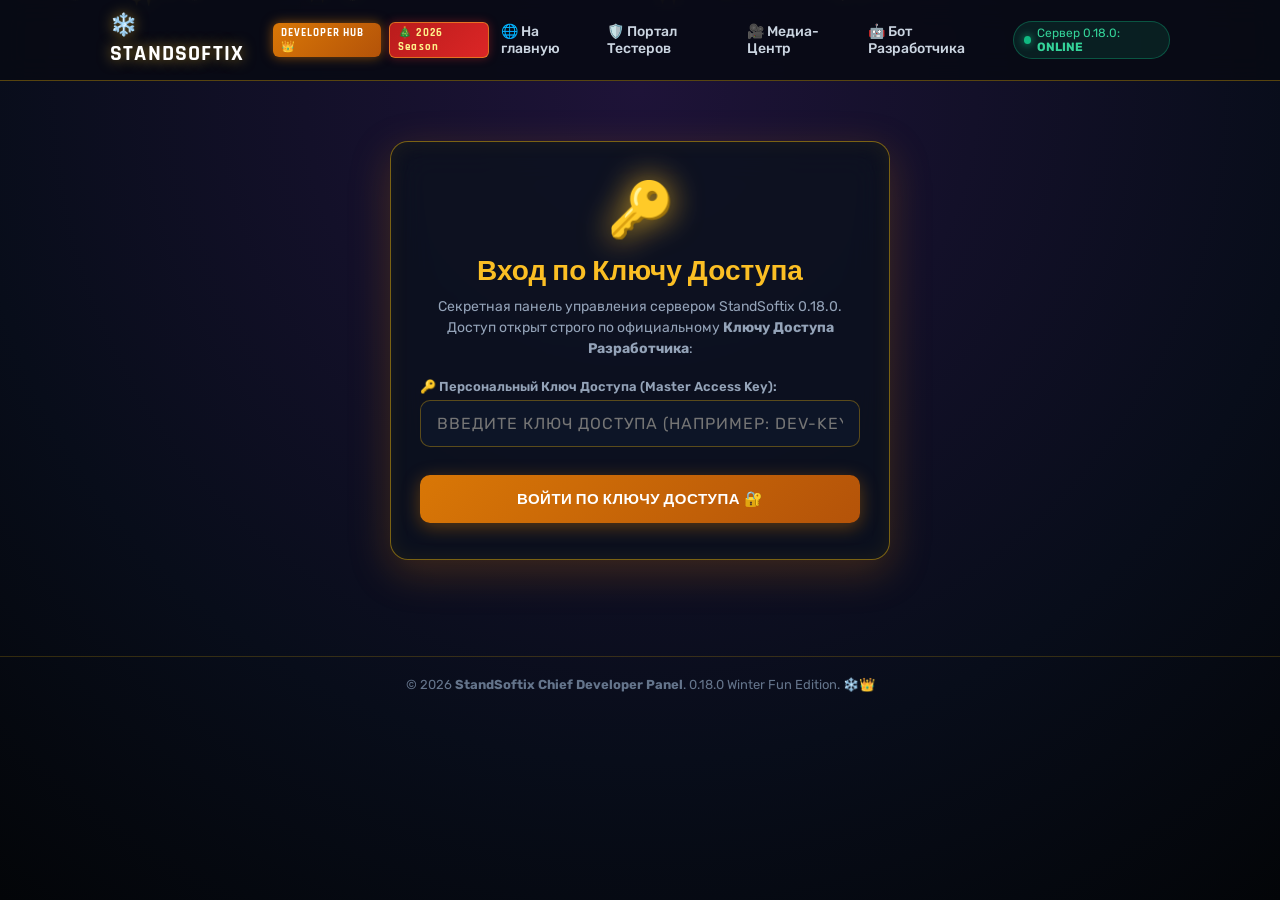
<file: developer.html>
<!DOCTYPE html>
<html lang="ru">
<head>
    <meta charset="UTF-8">
    <meta name="viewport" content="width=device-width, initial-scale=1.0, maximum-scale=1.0, user-scalable=no">
    <title>StandSoftix 0.18.0 — Секретная Панель Главного Разработчика 👑❄️</title>
    <link rel="stylesheet" href="style.css">
    <link rel="preconnect" href="https://fonts.googleapis.com">
    <link rel="preconnect" href="https://fonts.gstatic.com" crossorigin>
    <link href="https://fonts.googleapis.com/css2?family=Rajdhani:wght@500;600;700;800&family=Rubik:wght@400;500;600;700&display=swap" rel="stylesheet">
    <style>
        :root {
            --frost-bg: rgba(12, 18, 30, 0.82);
            --frost-border: rgba(234, 179, 8, 0.4);
            --festive-gold: #fbbf24;
            --festive-cyan: #38bdf8;
            --festive-purple: #a855f7;
        }

        body {
            background: radial-gradient(circle at 50% 10%, #1e1338 0%, #080d1a 65%, #030508 100%);
            min-height: 100vh;
            color: #f1f5f9;
            font-family: 'Rubik', sans-serif;
            margin: 0;
            padding: 0;
            overflow-x: hidden;
            position: relative;
        }

        /* Анимированные новогодние снежинки */
        .snowflakes-container {
            position: fixed;
            top: 0;
            left: 0;
            width: 100%;
            height: 100%;
            pointer-events: none;
            z-index: 10;
            overflow: hidden;
        }
        .snowflake {
            position: absolute;
            top: -20px;
            color: #fef08a;
            user-select: none;
            animation: fall linear infinite;
            filter: drop-shadow(0 0 6px rgba(251, 191, 36, 0.8));
        }
        @keyframes fall {
            0% { transform: translateY(0) rotate(0deg); opacity: 1; }
            100% { transform: translateY(105vh) rotate(360deg); opacity: 0.2; }
        }

        /* Шапка */
        .header {
            background: rgba(8, 11, 20, 0.9);
            backdrop-filter: blur(14px);
            border-bottom: 1px solid rgba(234, 179, 8, 0.35);
            position: sticky;
            top: 0;
            z-index: 100;
        }
        .header-container {
            max-width: 1100px;
            margin: 0 auto;
            padding: 12px 20px;
            display: flex;
            align-items: center;
            justify-content: space-between;
            gap: 12px;
        }
        .logo {
            display: flex;
            align-items: center;
            gap: 8px;
            text-decoration: none;
            color: #fff;
            font-family: 'Rajdhani', sans-serif;
            font-weight: 800;
            font-size: 22px;
            letter-spacing: 1.2px;
        }
        .logo-title {
            color: #fff;
            text-shadow: 0 0 14px rgba(251, 191, 36, 0.6);
            font-weight: 800;
        }
        .dev-tag {
            background: linear-gradient(135deg, #d97706 0%, #b45309 100%);
            color: #fff;
            font-size: 11px;
            font-weight: 800;
            padding: 3px 8px;
            border-radius: 6px;
            box-shadow: 0 0 12px rgba(217, 119, 6, 0.6);
            letter-spacing: 1px;
        }
        .ny-badge {
            background: linear-gradient(135deg, #b91c1c 0%, #dc2626 100%);
            color: #fef08a;
            font-size: 11px;
            font-weight: 700;
            padding: 3px 8px;
            border-radius: 6px;
            border: 1px solid rgba(251, 191, 36, 0.5);
            box-shadow: 0 0 10px rgba(220, 38, 38, 0.4);
            display: inline-flex;
            align-items: center;
            gap: 4px;
        }

        .nav-links {
            display: flex;
            align-items: center;
            gap: 14px;
        }
        .nav-links a {
            color: #cbd5e1;
            text-decoration: none;
            font-size: 14px;
            font-weight: 500;
            transition: all 0.2s ease;
        }
        .nav-links a:hover {
            color: var(--festive-gold);
            text-shadow: 0 0 8px rgba(251, 191, 36, 0.6);
        }

        .server-status {
            display: flex;
            align-items: center;
            gap: 6px;
            font-size: 12px;
            background: rgba(16, 185, 129, 0.12);
            border: 1px solid rgba(16, 185, 129, 0.35);
            padding: 4px 10px;
            border-radius: 20px;
            color: #34d399;
        }
        .status-dot {
            width: 8px;
            height: 8px;
            background: #10b981;
            border-radius: 50%;
            box-shadow: 0 0 8px #10b981;
            animation: pulse-dot 1.5s infinite;
        }
        @keyframes pulse-dot {
            0%, 100% { opacity: 1; transform: scale(1); }
            50% { opacity: 0.5; transform: scale(1.15); }
        }

        /* Контейнер */
        .main-content {
            max-width: 980px;
            margin: 0 auto;
            padding: 24px 16px 60px;
            position: relative;
            z-index: 20;
        }

        /* Стеклянные карточки */
        .glass-panel {
            background: var(--frost-bg);
            backdrop-filter: blur(18px);
            -webkit-backdrop-filter: blur(18px);
            border: 1px solid var(--frost-border);
            border-radius: 18px;
            box-shadow: 0 10px 30px rgba(0, 0, 0, 0.4), inset 0 1px 0 rgba(255, 255, 255, 0.1);
        }

        /* Карточка авторизации */
        .auth-card {
            max-width: 500px;
            margin: 36px auto;
            padding: 36px 28px;
            text-align: center;
            border: 1px solid rgba(234, 179, 8, 0.5);
            box-shadow: 0 12px 40px rgba(217, 119, 6, 0.25), inset 0 0 20px rgba(234, 179, 8, 0.08);
        }
        .auth-icon {
            font-size: 54px;
            margin-bottom: 12px;
            filter: drop-shadow(0 0 16px rgba(251, 191, 36, 0.7));
            animation: float-icon 3s ease-in-out infinite;
        }
        @keyframes float-icon {
            0%, 100% { transform: translateY(0); }
            50% { transform: translateY(-6px); }
        }

        /* Поля ввода и кнопки */
        .input-group {
            text-align: left;
            margin-bottom: 14px;
        }
        .input-group label {
            display: block;
            font-size: 13px;
            font-weight: 600;
            color: #94a3b8;
            margin-bottom: 6px;
        }
        .input-field {
            width: 100%;
            background: rgba(15, 23, 42, 0.85);
            border: 1px solid rgba(234, 179, 8, 0.35);
            border-radius: 10px;
            padding: 13px 16px;
            color: #fff;
            font-size: 16px;
            font-family: inherit;
            outline: none;
            transition: all 0.25s ease;
            box-sizing: border-box;
        }
        .input-field:focus {
            border-color: var(--festive-gold);
            box-shadow: 0 0 15px rgba(251, 191, 36, 0.4);
            background: rgba(15, 23, 42, 0.98);
        }
        .select-field optgroup {
            background: #0f172a;
            color: #fbbf24;
            font-weight: 700;
        }
        .select-field option {
            background: #1e293b;
            color: #fff;
        }

        .btn {
            display: inline-flex;
            align-items: center;
            justify-content: center;
            gap: 8px;
            border-radius: 10px;
            font-family: 'Rajdhani', sans-serif;
            font-weight: 700;
            text-transform: uppercase;
            letter-spacing: 0.5px;
            cursor: pointer;
            border: none;
            text-decoration: none;
            transition: all 0.25s ease;
            min-height: 48px;
            padding: 12px 20px;
            font-size: 15px;
            box-sizing: border-box;
        }
        .btn-gold {
            background: linear-gradient(135deg, #d97706 0%, #b45309 100%);
            color: #fff;
            box-shadow: 0 4px 18px rgba(217, 119, 6, 0.4);
        }
        .btn-gold:hover {
            background: linear-gradient(135deg, #f59e0b 0%, #d97706 100%);
            box-shadow: 0 6px 24px rgba(245, 158, 11, 0.6);
            transform: translateY(-2px);
        }
        .btn-blue {
            background: linear-gradient(135deg, #0284c7 0%, #0369a1 100%);
            color: #fff;
            box-shadow: 0 4px 18px rgba(2, 132, 199, 0.4);
        }
        .btn-blue:hover {
            background: linear-gradient(135deg, #0ea5e9 0%, #0284c7 100%);
            box-shadow: 0 6px 24px rgba(14, 165, 233, 0.6);
            transform: translateY(-2px);
        }
        .btn-purple {
            background: linear-gradient(135deg, #7c3aed 0%, #6d28d9 100%);
            color: #fff;
            box-shadow: 0 4px 18px rgba(124, 58, 237, 0.4);
        }
        .btn-purple:hover {
            background: linear-gradient(135deg, #8b5cf6 0%, #7c3aed 100%);
            box-shadow: 0 6px 24px rgba(139, 92, 246, 0.6);
            transform: translateY(-2px);
        }
        .btn-ultimate {
            background: linear-gradient(135deg, #d97706 0%, #9333ea 50%, #2563eb 100%);
            background-size: 200% 200%;
            animation: gradient-glow 4s ease infinite;
            color: #fff;
            font-size: 17px;
            font-weight: 800;
            padding: 16px 24px;
            border-radius: 12px;
            border: 1px solid rgba(251, 191, 36, 0.6);
            box-shadow: 0 6px 30px rgba(217, 119, 6, 0.5), inset 0 0 15px rgba(255, 255, 255, 0.2);
        }
        @keyframes gradient-glow {
            0% { background-position: 0% 50%; }
            50% { background-position: 100% 50%; }
            100% { background-position: 0% 50%; }
        }
        .btn-ultimate:hover {
            transform: translateY(-3px) scale(1.02);
            box-shadow: 0 10px 40px rgba(217, 119, 6, 0.7);
        }

        .result-box {
            background: rgba(15, 23, 42, 0.9);
            border: 1px solid rgba(234, 179, 8, 0.4);
            border-radius: 10px;
            padding: 14px 18px;
            margin-top: 14px;
            font-size: 14px;
            color: #e2e8f0;
            word-break: break-word;
        }
        .result-error {
            border-color: #ef4444;
            background: rgba(239, 68, 68, 0.15);
            color: #fca5a5;
        }
        .result-success {
            border-color: #10b981;
            background: rgba(16, 185, 129, 0.15);
            color: #a7f3d0;
        }

        .user-badge-header {
            display: flex;
            align-items: center;
            justify-content: space-between;
            background: linear-gradient(135deg, rgba(217, 119, 6, 0.22) 0%, rgba(15, 23, 42, 0.85) 100%);
            border: 1px solid rgba(234, 179, 8, 0.4);
            border-radius: 14px;
            padding: 16px 22px;
            margin-bottom: 24px;
            flex-wrap: wrap;
            gap: 12px;
        }

        .promo-display {
            font-family: 'Rajdhani', sans-serif;
            font-size: 24px;
            font-weight: 800;
            letter-spacing: 2px;
            color: #fef08a;
            background: rgba(0, 0, 0, 0.55);
            padding: 10px 16px;
            border-radius: 8px;
            display: inline-block;
            margin: 8px 0;
            border: 1px dashed rgba(251, 191, 36, 0.6);
            cursor: pointer;
            box-shadow: 0 0 15px rgba(217, 119, 6, 0.25);
        }

        .unlimited-badge {
            background: rgba(16, 185, 129, 0.15);
            color: #34d399;
            border: 1px solid rgba(16, 185, 129, 0.4);
            font-size: 12px;
            padding: 3px 8px;
            border-radius: 6px;
            font-weight: 700;
            display: inline-flex;
            align-items: center;
            gap: 4px;
        }

        .hidden { display: none !important; }

        /* Адаптивность */
        @media (max-width: 900px) {
            .header-container {
                flex-direction: column;
                gap: 10px;
                padding: 10px 14px;
            }
            .nav-links {
                flex-wrap: wrap;
                justify-content: center;
                gap: 10px;
            }
            .main-content {
                padding: 16px 12px 40px;
            }
            .auth-card {
                padding: 24px 18px;
                margin: 20px auto;
            }
        }

        @media (max-width: 600px) {
            .logo { font-size: 19px; }
            .auth-card {
                width: 100%;
                padding: 22px 14px;
                margin: 16px auto;
            }
            .auth-icon { font-size: 42px; margin-bottom: 8px; }
            h2 { font-size: 22px !important; }
            h3 { font-size: 18px !important; }
            .btn {
                width: 100% !important;
                min-height: 48px !important;
                font-size: 14px !important;
            }
            .user-badge-header {
                flex-direction: column;
                align-items: flex-start;
                padding: 14px;
            }
            .user-badge-header > div:last-child {
                width: 100%;
                display: flex;
                flex-direction: column;
                gap: 8px;
            }
            .promo-display {
                font-size: 18px;
                letter-spacing: 1px;
                width: 100%;
                box-sizing: border-box;
                text-align: center;
            }
        }
    </style>
</head>
<body>
    <div class="snowflakes-container" id="snowflakes"></div>

    <!-- Шапка сайта (STANDSOFTIX слитно) -->
    <header class="header">
        <div class="header-container">
            <a href="index.html" class="logo">
                <span class="logo-title">❄️ STANDSOFTIX</span>
                <span class="dev-tag">DEVELOPER HUB 👑</span>
                <span class="ny-badge">🎄 2026 Season</span>
            </a>
            <nav class="nav-links">
                <a href="index.html">🌐 На главную</a>
                <a href="testers.html">🛡️ Портал Тестеров</a>
                <a href="media.html">🎥 Медиа-Центр</a>
                <a href="https://t.me/Promocode4_stand_bot" target="_blank">🤖 Бот Разработчика</a>
            </nav>
            <div class="server-status">
                <span class="status-dot"></span>
                <span>Сервер 0.18.0: <b>ONLINE</b></span>
            </div>
        </div>
    </header>

    <main class="main-content">

        <!-- 1. Экран закрытого входа Разработчика ТОЛЬКО ПО КЛЮЧУ ДОСТУПА -->
        <div id="auth-section" class="auth-card glass-panel">
            <div class="auth-icon" style="filter: drop-shadow(0 0 16px rgba(251, 191, 36, 0.8));">🔑</div>
            <h2 style="font-family:'Rajdhani', sans-serif; font-size:28px; color:#fbbf24; margin-bottom:6px;">Вход по Ключу Доступа</h2>
            <p style="color:#94a3b8; font-size:14px; line-height:1.5; margin-bottom:20px;">
                Секретная панель управления сервером StandSoftix 0.18.0.<br>
                Доступ открыт строго по официальному <b>Ключу Доступа Разработчика</b>:
            </p>

            <div style="display:flex; flex-direction:column; gap:10px; max-width:440px; margin:0 auto; width:100%;">
                <div class="input-group">
                    <label>🔑 Персональный Ключ Доступа (Master Access Key):</label>
                    <input type="password" id="dev-password-input" placeholder="Введите ключ доступа (например: DEV-KEY-STANDSOFTIX)..." class="input-field" style="letter-spacing:1px; text-transform:uppercase;" onkeypress="if(event.key==='Enter') verifyDevAccess()">
                </div>
                <button class="btn btn-gold" style="width:100%; margin-top:4px;" onclick="verifyDevAccess()">
                    <span>Войти по ключу доступа 🔐</span>
                </button>
            </div>
            <div id="auth-status-msg" class="result-box hidden"></div>
        </div>

        <!-- 2. Рабочий кабинет Разработчика (БЕЗЛИМИТНЫЙ ДОСТУП КО ВСЕМУ) -->
        <div id="dashboard-section" class="hidden">
            <div class="user-badge-header">
                <div style="display:flex; align-items:center; gap:12px;">
                    <div style="font-size:36px;">👑</div>
                    <div>
                        <div style="font-size:19px; font-weight:800; color:#fbbf24;" id="profile-name">Главный Разработчик StandSoftix</div>
                        <div style="font-size:12px; color:#cbd5e1;">Полный Root-доступ • Режим безлимитной генерации • Winter Fun 0.18.0</div>
                    </div>
                </div>
                <div style="display:flex; gap:10px; align-items:center;">
                    <span class="unlimited-badge">⚡ Безлимитный режим активен</span>
                    <button class="btn btn-gold" style="font-size:13px; padding:8px 16px; min-height:40px;" onclick="logoutDev()">
                        <span>Выйти 🚪</span>
                    </button>
                </div>
            </div>

            <!-- ГЛАВНЫЙ СУПЕР-БЛОК: ВСЕМОГУЩИЙ ПРОМОКОД НА СРАЗУ ВСЁ В ИГРЕ -->
            <div class="glass-panel" style="padding:26px; margin-bottom:28px; border:2px solid rgba(251,191,36,0.6); background:linear-gradient(135deg, rgba(217,119,6,0.2) 0%, rgba(147,51,234,0.2) 50%, rgba(15,23,42,0.85) 100%);">
                <div style="display:flex; align-items:center; gap:12px; margin-bottom:10px;">
                    <span style="font-size:32px;">🌟</span>
                    <div>
                        <h3 style="font-family:'Rajdhani', sans-serif; font-size:24px; color:#fbbf24; margin:0;">Всемогущий Промокод (СРАЗУ ВСЁ В ИГРЕ)</h3>
                        <p style="font-size:13px; color:#e2e8f0; margin-top:2px;">
                            Генерирует промокод, который мгновенно выдаёт игроку <b>ВСЕ ножи</b>, <b>ВСЁ оружие</b>, <b>ВСЕ перчатки</b>, <b>ВСЕ наклейки</b> + <b>100 000 Gold</b>!
                        </p>
                    </div>
                </div>

                <div style="display:grid; grid-template-columns:repeat(auto-fit, minmax(200px, 1fr)); gap:12px; margin:16px 0;">
                    <div class="input-group" style="margin-bottom:0;">
                        <label>Количество активаций кода:</label>
                        <select id="all-items-uses" class="input-field select-field">
                            <option value="1">1 человек (личный)</option>
                            <option value="5">5 человек</option>
                            <option value="10">10 человек</option>
                            <option value="50">50 человек (для стрима)</option>
                            <option value="100">100 человек (массовый)</option>
                            <option value="0">∞ Безлимитный</option>
                        </select>
                    </div>
                    <div class="input-group" style="margin-bottom:0;">
                        <label>Префикс промокода (по желанию):</label>
                        <input type="text" id="all-items-prefix" placeholder="Например: ALL_ITEMS или WINTER_GOD" class="input-field" style="text-transform:uppercase;">
                    </div>
                </div>

                <button class="btn btn-ultimate" style="width:100%; justify-content:center; margin-top:8px;" onclick="generateAllItemsMegaPromo()">
                    <span>🔥 СГЕНЕРИРОВАТЬ ПРОМОКОД НА СРАЗУ ВСЁ В ИГРЕ 🎁</span>
                </button>
                <div id="all-items-result" class="result-box hidden"></div>
            </div>

            <!-- БЛОК 0: УПРАВЛЕНИЕ ИГРОВЫМИ СЕРВЕРАМИ 24/7 -->
            <div class="glass-panel" style="padding:24px; margin-bottom:28px; border:2px solid rgba(56,189,248,0.5); background:radial-gradient(circle at 10% 20%, rgba(14,165,233,0.18) 0%, rgba(15,23,42,0.9) 100%);">
                <div style="display:flex; justify-content:space-between; align-items:center; flex-wrap:wrap; gap:12px; margin-bottom:16px;">
                    <div style="display:flex; align-items:center; gap:12px;">
                        <span style="font-size:34px;">🖥️</span>
                        <div>
                            <div style="display:flex; align-items:center; gap:10px;">
                                <h3 style="font-family:'Rajdhani', sans-serif; font-size:24px; color:#38bdf8; margin:0;">Центр Управления Игровыми Серверами 24/7</h3>
                                <span style="background:rgba(34,197,94,0.15); border:1px solid #22c55e; color:#22c55e; font-size:12px; font-weight:700; padding:3px 10px; border-radius:20px;">
                                    🟢 Реальный онлайн: <span id="total-server-online">716 / 1 000</span>
                                </span>
                            </div>
                            <p style="font-size:13px; color:#94a3b8; margin-top:2px;">Мониторинг серверов StandSoftix в реальном времени, настройка вместимости (слотов), кик/бан и общеигровые оповещения.</p>
                        </div>
                    </div>
                    <div style="display:flex; gap:8px; flex-wrap:wrap;">
                        <button class="btn btn-blue" style="font-size:12px; padding:6px 12px; min-height:34px; background:#16a34a;" onclick="triggerServerAction('start_server', {server_id:'all'})">
                            <span>▶️ Включить все</span>
                        </button>
                        <button class="btn btn-rose" style="font-size:12px; padding:6px 12px; min-height:34px;" onclick="triggerServerAction('stop_server', {server_id:'all'})">
                            <span>⏹ Выключить все</span>
                        </button>
                        <button class="btn btn-gold" style="font-size:12px; padding:6px 12px; min-height:34px;" onclick="toggleCreateServerForm()">
                            <span>➕ Создать сервер</span>
                        </button>
                        <button class="btn btn-blue" style="font-size:12px; padding:6px 12px; min-height:34px; background:linear-gradient(135deg, #0284c7 0%, #0369a1 100%);" onclick="triggerServerAction('hot_reload', {})">
                            <span>⚡ Hot-Reload</span>
                        </button>
                    </div>
                </div>

                <!-- ПАНЕЛЬ СОЗДАНИЯ НОВОГО СЕРВЕРА STANDSOFTIX С 0 ОНЛАЙНА (СКРЫТАЯ / РАСКРЫВАЕМАЯ) -->
                <div id="create-server-panel" class="hidden" style="background:rgba(8,11,20,0.85); border:1px solid rgba(251,191,36,0.4); border-radius:12px; padding:18px; margin-bottom:18px;">
                    <div style="display:flex; justify-content:space-between; align-items:center; margin-bottom:12px;">
                        <h4 style="margin:0; font-family:'Rajdhani', sans-serif; font-size:18px; color:#fbbf24;">➕ Создание нового сервера StandSoftix (0 игроков при старте)</h4>
                        <button class="btn btn-rose" style="font-size:11px; padding:4px 10px; min-height:28px;" onclick="toggleCreateServerForm()">Закрыть ✖</button>
                    </div>
                    <div style="display:grid; grid-template-columns:repeat(auto-fit, minmax(180px, 1fr)); gap:10px; margin-bottom:12px;">
                        <div>
                            <label style="font-size:11px; color:#94a3b8; display:block; margin-bottom:4px;">Название сервера:</label>
                            <input type="text" id="new-srv-name" class="input-field" placeholder="StandSoftix #4 (Custom)" value="❄️ StandSoftix #4 (Custom RU)">
                        </div>
                        <div>
                            <label style="font-size:11px; color:#94a3b8; display:block; margin-bottom:4px;">Режим игры:</label>
                            <select id="new-srv-mode" class="input-field select-field">
                                <option value="Командный бой (TDM)">Командный бой (TDM)</option>
                                <option value="Закладка бомбы (Defuse)">Закладка бомбы (Defuse)</option>
                                <option value="Гонка вооружений (Arms Race)">Гонка вооружений</option>
                                <option value="Безумный Санта & Перехват">Безумный Санта 🎅</option>
                                <option value="Дуэль 1x1">Дуэль 1x1</option>
                            </select>
                        </div>
                        <div>
                            <label style="font-size:11px; color:#94a3b8; display:block; margin-bottom:4px;">Карта:</label>
                            <select id="new-srv-map" class="input-field select-field">
                                <option value="Sandstone (Зимний)">Sandstone (Зимний)</option>
                                <option value="Province (Зимний)">Province (Зимний)</option>
                                <option value="Winter Yard 0.18.0">Winter Yard 0.18.0</option>
                                <option value="Rust (Снежный)">Rust (Снежный)</option>
                                <option value="Zone 9">Zone 9</option>
                            </select>
                        </div>
                        <div>
                            <label style="font-size:11px; color:#94a3b8; display:block; margin-bottom:4px;">Порт UDP (от 7780):</label>
                            <input type="number" id="new-srv-port" class="input-field" placeholder="7780" value="7780" min="1024" max="65535">
                        </div>
                        <div>
                            <label style="font-size:11px; color:#94a3b8; display:block; margin-bottom:4px;">Слоты (макс. игроков):</label>
                            <input type="number" id="new-srv-slots" class="input-field" placeholder="250" value="250" min="10" max="2000">
                        </div>
                    </div>
                    <button class="btn btn-gold" style="width:100%; font-size:13px; padding:8px;" onclick="submitCreateServer()">
                        <span>🚀 Запустить новый сервер с 0 онлайна</span>
                    </button>
                </div>

                <!-- ПАНЕЛЬ ВЫСОКОЙ ДОСТУПНОСТИ И ОТКАЗОУСТОЙЧИВОСТИ (HIGH AVAILABILITY & ZERO DOWNTIME) -->
                <div style="background:linear-gradient(135deg, rgba(15,23,42,0.85) 0%, rgba(30,41,59,0.7) 100%); border:1px solid rgba(56,189,248,0.3); border-radius:14px; padding:16px; margin-bottom:18px; box-shadow:0 8px 24px rgba(0,0,0,0.35);">
                    <div style="display:flex; justify-content:space-between; align-items:center; margin-bottom:14px; flex-wrap:wrap; gap:10px;">
                        <div style="display:flex; align-items:center; gap:10px;">
                            <div style="width:38px; height:38px; border-radius:10px; background:linear-gradient(135deg, #0284c7 0%, #0369a1 100%); display:flex; align-items:center; justify-content:center; font-size:20px; box-shadow:0 0 16px rgba(56,189,248,0.4);">
                                🛡️
                            </div>
                            <div>
                                <div style="font-family:'Rajdhani', sans-serif; font-weight:800; font-size:18px; color:#f8fafc; display:flex; align-items:center; gap:8px;">
                                    Отказоустойчивость & Аптайм Сети 24/7
                                    <span style="font-size:10px; background:rgba(34,197,94,0.2); border:1px solid #22c55e; color:#4ade80; padding:2px 8px; border-radius:10px; font-weight:700; text-transform:uppercase;">Tier-3 Enterprise HA</span>
                                </div>
                                <div style="font-size:12px; color:#94a3b8;">Максимизированный аптайм • Минимизированный даунтайм до 0.00с • Watchdog Self-Healing</div>
                            </div>
                        </div>
                        <div style="font-size:12px; color:#cbd5e1; background:rgba(2,132,199,0.15); border:1px solid rgba(56,189,248,0.3); padding:4px 10px; border-radius:8px;">
                            SLA Гарантия: <b style="color:#38bdf8;">99.99%</b> • Статус сети: <b style="color:#4ade80;">100% HEALTHY</b>
                        </div>
                    </div>

                    <!-- Метрики HA -->
                    <div style="display:grid; grid-template-columns:repeat(auto-fit, minmax(180px, 1fr)); gap:12px;">
                        <div style="background:rgba(8,11,20,0.65); border:1px solid rgba(34,197,94,0.3); border-radius:10px; padding:12px; position:relative; overflow:hidden;">
                            <div style="font-size:11px; text-transform:uppercase; color:#94a3b8; font-weight:700; margin-bottom:4px;">Аптайм Сети (Uptime)</div>
                            <div style="font-family:'Rajdhani', sans-serif; font-size:26px; font-weight:800; color:#4ade80; display:flex; align-items:center; gap:6px;">
                                <span id="ha-uptime-pct">99.99%</span>
                                <span style="font-size:11px; background:#22c55e; color:#000; padding:1px 6px; border-radius:6px; font-weight:800;">MAX</span>
                            </div>
                            <div style="font-size:11px; color:#cbd5e1; margin-top:2px;">Максимальная доступность</div>
                        </div>

                        <div style="background:rgba(8,11,20,0.65); border:1px solid rgba(56,189,248,0.3); border-radius:10px; padding:12px;">
                            <div style="font-size:11px; text-transform:uppercase; color:#94a3b8; font-weight:700; margin-bottom:4px;">Непрерывная Работа</div>
                            <div style="font-family:'Rajdhani', sans-serif; font-size:22px; font-weight:800; color:#38bdf8;" id="ha-uptime-timer">
                                0д 14ч 00м 00с
                            </div>
                            <div style="font-size:11px; color:#94a3b8; margin-top:2px;">Без единого разрыва сессий</div>
                        </div>

                        <div style="background:rgba(8,11,20,0.65); border:1px solid rgba(251,191,36,0.3); border-radius:10px; padding:12px;">
                            <div style="font-size:11px; text-transform:uppercase; color:#94a3b8; font-weight:700; margin-bottom:4px;">Даунтайм Сети (Downtime)</div>
                            <div style="font-family:'Rajdhani', sans-serif; font-size:24px; font-weight:800; color:#fbbf24; display:flex; align-items:center; gap:6px;">
                                <span id="ha-downtime-val">0.00 сек</span>
                                <span style="font-size:11px; background:#fbbf24; color:#000; padding:1px 6px; border-radius:6px; font-weight:800;">MIN</span>
                            </div>
                            <div style="font-size:11px; color:#cbd5e1; margin-top:2px;">Минимизирован до нуля</div>
                        </div>

                        <div style="background:rgba(8,11,20,0.65); border:1px solid rgba(168,85,247,0.3); border-radius:10px; padding:12px;">
                            <div style="font-size:11px; text-transform:uppercase; color:#94a3b8; font-weight:700; margin-bottom:4px;">Watchdog Супервайзер</div>
                            <div style="font-family:'Rajdhani', sans-serif; font-size:18px; font-weight:800; color:#c084fc; display:flex; align-items:center; gap:6px;">
                                <span>🟢 АКТИВЕН</span>
                            </div>
                            <div style="font-size:11px; color:#cbd5e1; margin-top:4px;">Self-Healing &lt;50ms • <span id="ha-incidents-count">0 сбоев</span></div>
                        </div>
                    </div>
                </div>

                <!-- Карточки 3 серверов -->
                <div style="display:grid; grid-template-columns:repeat(auto-fit, minmax(280px, 1fr)); gap:14px; margin-bottom:20px;" id="server-clusters-grid">
                    <!-- Заполняется JS -->
                </div>

                <!-- Инструменты управления разработчика -->
                <div style="display:grid; grid-template-columns:repeat(auto-fit, minmax(240px, 1fr)); gap:14px; background:rgba(8,11,20,0.6); padding:16px; border-radius:12px; border:1px solid rgba(56,189,248,0.2);">
                    <div>
                        <label style="font-size:12px; font-weight:700; color:#38bdf8; display:block; margin-bottom:6px;">📢 Отправить Broadcast в игру:</label>
                        <div style="display:flex; gap:6px;">
                            <input type="text" id="srv-broadcast-input" placeholder="Текст объявления..." class="input-field" style="font-size:13px; padding:8px 12px;">
                            <button class="btn btn-gold" style="font-size:12px; padding:8px 14px; min-height:38px;" onclick="sendBroadcastMsg()">
                                <span>Отправить</span>
                            </button>
                        </div>
                    </div>
                    <div>
                        <label style="font-size:12px; font-weight:700; color:#fb7185; display:block; margin-bottom:6px;">🔨 Кик / Бан нарушителя:</label>
                        <div style="display:flex; gap:6px;">
                            <input type="text" id="srv-target-id" placeholder="ID игрока..." class="input-field" style="font-size:13px; padding:8px 12px;">
                            <button class="btn btn-rose" style="font-size:12px; padding:8px 12px; min-height:38px;" onclick="kickPlayer()">
                                <span>Кик</span>
                            </button>
                            <button class="btn btn-rose" style="font-size:12px; padding:8px 12px; min-height:38px; background:#b91c1c;" onclick="banPlayer()">
                                <span>Бан</span>
                            </button>
                        </div>
                    </div>
                    <div>
                        <label style="font-size:12px; font-weight:700; color:#fbbf24; display:block; margin-bottom:6px;">🎅 Новогодний ивент 0.18.0:</label>
                        <button class="btn btn-gold" style="width:100%; font-size:13px; padding:8px 14px; min-height:38px;" onclick="triggerServerAction('switch_mode', {server_id:'winter_fun', mode_name:'Безумный Санта & Перехват'})">
                            <span>Включить «Безумный Санта» 🎁</span>
                        </button>
                    </div>
                    <div>
                        <label style="font-size:12px; font-weight:700; color:#38bdf8; display:block; margin-bottom:6px;">⚡ Увеличить вместимость (слоты):</label>
                        <div style="display:flex; gap:6px;">
                            <select id="srv-capacity-target" class="input-field" style="font-size:12px; padding:6px 6px; max-width:130px;">
                                <option value="all">Все сервера</option>
                                <option value="winter_fun">Winter Fun #3</option>
                                <option value="ru_moscow">RU Москва #1</option>
                                <option value="eu_frankfurt">EU Франкфурт #2</option>
                            </select>
                            <input type="number" id="srv-capacity-val" placeholder="Слоты (напр. 500)" min="10" max="5000" class="input-field" style="font-size:12px; padding:6px 8px;">
                            <button class="btn btn-blue" style="font-size:12px; padding:6px 12px; min-height:38px;" onclick="changeServerCapacity()">
                                <span>Задать</span>
                            </button>
                        </div>
                    </div>
                </div>
                <div id="server-action-status" class="result-box hidden" style="margin-top:14px;"></div>
            </div>

            <!-- БЛОК 1: ВСЕ НОЖИ ИГРЫ (БЕЗЛИМИТНО) -->
            <div class="glass-panel" style="padding:22px; margin-bottom:24px;">
                <div style="display:flex; justify-content:space-between; align-items:center; margin-bottom:12px;">
                    <h3 style="font-family:'Rajdhani', sans-serif; font-size:22px; color:#38bdf8; margin:0;">🗡️ Генератор ВСЕХ Ножей в игре</h3>
                    <span class="unlimited-badge">∞ Безлимит</span>
                </div>
                <p style="font-size:13px; color:#94a3b8; margin-bottom:14px;">Создавайте промокоды на любые ножи из всех когда-либо существовавших коллекций без каких-либо ограничений.</p>
                
                <div class="input-group">
                    <label>Выберите нож (полный каталог игры):</label>
                    <select id="dev-knife-select" class="input-field select-field">
                        <optgroup label="🗡️ Керамбиты (Karambit)">
                            <option value="karambit_icedragon">Karambit "Ice Dragon" (Nameless ❄️)</option>
                            <option value="karambit_gold">Karambit "Gold" (Arcane 🏆)</option>
                            <option value="karambit_universe">Karambit "Universe" (Arcane 🌌)</option>
                            <option value="karambit_claw">Karambit "Claw" (Arcane 🦅)</option>
                            <option value="karambit_dragonglass">Karambit "Dragon Glass" (Arcane 🐉)</option>
                            <option value="karambit_coldflame">Karambit "Cold Flame" (Arcane 🔥)</option>
                            <option value="karambit_nebula">Karambit "Nebula" (Arcane 🪐)</option>
                            <option value="karambit_tiger">Karambit "Year of the Tiger" (Arcane 🐅)</option>
                            <option value="karambit_scratch">Karambit "Scratch" (Arcane ⚡)</option>
                        </optgroup>
                        <optgroup label="🦋 Ножи-бабочки (Butterfly)">
                            <option value="butterfly_coldflame">Butterfly "Cold Flame" (Arcane 🔥)</option>
                            <option value="butterfly_starfall">Butterfly "Starfall" (Arcane ⭐)</option>
                            <option value="butterfly_dragonglass">Butterfly "Dragon Glass" (Arcane 🐉)</option>
                            <option value="butterfly_legacy">Butterfly "Legacy" (Arcane 🏛️)</option>
                            <option value="butterfly_firestorm">Butterfly "Fire Storm" (Arcane 🌪️)</option>
                            <option value="butterfly_blackwidow">Butterfly "Black Widow" (Arcane 🕷️)</option>
                            <option value="butterfly_kumo">Butterfly "Kumo" (Arcane 🕸️)</option>
                        </optgroup>
                        <optgroup label="🗡️ M9 Bayonet">
                            <option value="m9_dragonglass">M9 "Dragon Glass" (Arcane 🐉)</option>
                            <option value="m9_ancient">M9 "Ancient" (Arcane 🗿)</option>
                            <option value="m9_universe">M9 "Universe" (Arcane 🌌)</option>
                            <option value="m9_frozen">M9 "Frozen" (Arcane ❄️)</option>
                            <option value="m9_blueblood">M9 "Blue Blood" (Arcane 🩸)</option>
                            <option value="m9_scratch">M9 "Scratch" (Arcane ⚡)</option>
                            <option value="m9_kumo">M9 "Kumo" (Arcane 🕸️)</option>
                        </optgroup>
                        <optgroup label="🎯 Кунаи (Kunai)">
                            <option value="kunai_coldflame">Kunai "Cold Flame" (Arcane 🔥)</option>
                            <option value="kunai_poison">Kunai "Poison" (Arcane ☠️)</option>
                            <option value="kunai_luxury">Kunai "Luxury" (Arcane 💎)</option>
                            <option value="kunai_bone">Kunai "Bone" (Arcane 🦴)</option>
                            <option value="kunai_radiation">Kunai "Radiation" (Arcane ☢️)</option>
                            <option value="kunai_reaper">Kunai "Reaper" (Arcane 💀)</option>
                            <option value="kunai_snowcamo">Kunai "Snow Camo" (Arcane ❄️)</option>
                        </optgroup>
                        <optgroup label="⚔️ jKommando">
                            <option value="jkommando_ancient">jKommando "Ancient" (Arcane 🗿)</option>
                            <option value="jkommando_reaper">jKommando "Reaper" (Arcane 💀)</option>
                            <option value="jkommando_prism">jKommando "Prism" (Arcane 🌈)</option>
                            <option value="jkommando_floral">jKommando "Floral" (Arcane 🌺)</option>
                            <option value="jkommando_frosted">jKommando "Frosted" (Arcane ❄️)</option>
                            <option value="jkommando_sour">jKommando "Sour" (Arcane 🍋)</option>
                        </optgroup>
                        <optgroup label="🦂 Скорпионы (Scorpion)">
                            <option value="scorpion_coldflame">Scorpion "Cold Flame" (Arcane 🔥)</option>
                            <option value="scorpion_starfall">Scorpion "Starfall" (Arcane ⭐)</option>
                            <option value="scorpion_holiday">Scorpion "Holiday Frost" (Arcane ❄️)</option>
                            <option value="scorpion_scratch">Scorpion "Scratch" (Arcane ⚡)</option>
                            <option value="scorpion_seafoam">Scorpion "Sea Foam" (Arcane 🌊)</option>
                            <option value="scorpion_veil">Scorpion "Veil" (Arcane 🌙)</option>
                        </optgroup>
                        <optgroup label="🥊 Тычковые ножи (Dual Daggers)">
                            <option value="dualdaggers_blizzard">Dual Daggers "Blizzard" (Arcane ❄️)</option>
                            <option value="dualdaggers_demonic">Dual Daggers "Demonic Steel" (Arcane 😈)</option>
                            <option value="dualdaggers_harmony">Dual Daggers "Harmony" (Arcane ☯️)</option>
                            <option value="dualdaggers_griffin">Dual Daggers "Griffin" (Arcane 🦅)</option>
                            <option value="dualdaggers_acid">Dual Daggers "Acid" (Arcane 🧪)</option>
                        </optgroup>
                        <optgroup label="🔪 Складные ножи (Flip Knife)">
                            <option value="flipknife_arctic">Flip Knife "Arctic" (Arcane ❄️)</option>
                            <option value="flipknife_dragonglass">Flip Knife "Dragon Glass" (Arcane 🐉)</option>
                            <option value="flipknife_vortex">Flip Knife "Vortex" (Arcane 🌀)</option>
                            <option value="flipknife_darkshiver">Flip Knife "Dark Shiver" (Arcane 🌑)</option>
                            <option value="flipknife_holiday">Flip Knife "Holiday" (Arcane 🎄)</option>
                        </optgroup>
                        <optgroup label="⚔️ Танто (Tanto)">
                            <option value="tanto_flow">Tanto "Flow" (Arcane 🌊)</option>
                            <option value="tanto_yakuza">Tanto "Yakuza" (Arcane 🐉)</option>
                            <option value="tanto_translucent">Tanto "Translucent" (Arcane 💎)</option>
                            <option value="tanto_malachite">Tanto "Malachite" (Arcane 🟢)</option>
                            <option value="tanto_frostwyrm">Tanto "Frost Wyrm" (Arcane ❄️)</option>
                        </optgroup>
                        <optgroup label="🪓 Кукри (Kukri)">
                            <option value="kukri_ares">Kukri "Ares" (Arcane ⚔️)</option>
                            <option value="kukri_constellation">Kukri "Constellation" (Arcane 🌌)</option>
                            <option value="kukri_divine">Kukri "Divine" (Arcane 👑)</option>
                            <option value="kukri_snowdrift">Kukri "Snowdrift" (Arcane ❄️)</option>
                        </optgroup>
                        <optgroup label="🐺 Клык (Fang)">
                            <option value="fang_obsidian">Fang "Obsidian" (Arcane 🖤)</option>
                            <option value="fang_icefang">Fang "Ice Fang" (Arcane ❄️)</option>
                            <option value="fang_autumn">Fang "Autumn" (Arcane 🍂)</option>
                        </optgroup>
                        <optgroup label="🗡️ Стилет (Stiletto)">
                            <option value="stiletto_damascus">Stiletto "Damascus" (Arcane 🗡️)</option>
                            <option value="stiletto_viper">Stiletto "Viper" (Arcane 🐍)</option>
                            <option value="stiletto_coldice">Stiletto "Cold Ice" (Arcane ❄️)</option>
                        </optgroup>
                    </select>
                </div>
                <button class="btn btn-blue" style="width:100%; justify-content:center; margin-top:6px;" onclick="generateDevKnifePromo()">
                    <span>Создать промокод на нож 🗡️</span>
                </button>
                <div id="dev-knife-result" class="result-box hidden"></div>
            </div>

            <!-- БЛОК 2: ВСЕ ОРУЖИЕ, ПЕРЧАТКИ И НАКЛЕЙКИ (БЕЗЛИМИТНО) -->
            <div class="glass-panel" style="padding:22px; margin-bottom:24px; border:1px solid rgba(168,85,247,0.4);">
                <div style="display:flex; justify-content:space-between; align-items:center; margin-bottom:12px;">
                    <h3 style="font-family:'Rajdhani', sans-serif; font-size:22px; color:#c084fc; margin:0;">🔫 Генератор Пушек, Перчаток и Наклеек</h3>
                    <span class="unlimited-badge">∞ Безлимит</span>
                </div>
                <p style="font-size:13px; color:#94a3b8; margin-bottom:14px;">Создание промокодов на любые скины оружия, редкие перчатки и анимированные стикеры без лимитов.</p>
                
                <div class="input-group">
                    <label>Выберите предмет (оружие / перчатки / наклейки):</label>
                    <select id="dev-skin-select" class="input-field select-field">
                        <optgroup label="🧤 Перчатки (Gloves)">
                            <option value="gloves_winterfun">Gloves "Winter Fun" (Exclusive 0.18.0 ❄️)</option>
                            <option value="gloves_dragonglass">Gloves "Dragon Glass" (Arcane 🐉)</option>
                            <option value="gloves_champion">Gloves "Champion" (Arcane 🏆)</option>
                            <option value="gloves_autumn">Gloves "Autumn" (Arcane 🍂)</option>
                            <option value="gloves_phoenix">Gloves "Phoenix" (Arcane 🔥)</option>
                            <option value="gloves_retrowave">Gloves "Retro Wave" (Arcane 🌆)</option>
                            <option value="gloves_camo">Gloves "Camo" (Arcane 🪖)</option>
                            <option value="gloves_geometric">Gloves "Geometric" (Arcane 📐)</option>
                            <option value="gloves_acid">Gloves "Acid" (Arcane 🧪)</option>
                            <option value="gloves_neuro">Gloves "Neuro" (Arcane 🧠)</option>
                            <option value="gloves_thug">Gloves "Thug" (Arcane 💀)</option>
                            <option value="gloves_tiger">Gloves "Year of the Tiger" (Arcane 🐅)</option>
                        </optgroup>
                        <optgroup label="🎯 Снайперские винтовки (AWM & M40)">
                            <option value="awm_treasure">AWM "Treasure Hunter" (Nameless 💰)</option>
                            <option value="awm_wintersport">AWM "Winter Sport" (Winter Fun 0.18.0 ❄️)</option>
                            <option value="awm_genesis">AWM "Genesis" (Arcane 🌟)</option>
                            <option value="awm_sport">AWM "Sport" (Legendary 🎯)</option>
                            <option value="awm_scratch">AWM "Scratch" (Legendary ⚡)</option>
                            <option value="awm_crystal">AWM "Crystal" (Epic 💎)</option>
                            <option value="awm_gear">AWM "Gear" (Epic ⚙️)</option>
                            <option value="m40_wintertrack">M40 "Winter Track" (Winter Fun 0.18.0 ❄️)</option>
                            <option value="m40_monster">M40 "Monster" (Arcane 👹)</option>
                            <option value="m40_snowdemon">M40 "Snow Demon" (Legendary 👹)</option>
                            <option value="m40_grip">M40 "Grip" (Legendary 🦾)</option>
                            <option value="m40_quake">M40 "Quake" (Epic 💥)</option>
                        </optgroup>
                        <optgroup label="⚡ Штурмовые винтовки (AKR, M4, M4A1, FAMAS)">
                            <option value="akr_treasure">AKR "Treasure Hunter" (Nameless 💰)</option>
                            <option value="akr_necromancer">AKR "Necromancer" (Arcane 💀)</option>
                            <option value="akr_nano">AKR "Nano" (Arcane ⚡)</option>
                            <option value="akr_dragon">AKR "Dragon" (Legendary 🐉)</option>
                            <option value="akr_carbon">AKR "Carbon" (Epic 🖤)</option>
                            <option value="akr_nightterror">AKR "Night Terror" (Legendary 👻)</option>
                            <option value="akr12_railgun">AKR12 "Railgun" (Arcane 🚀)</option>
                            <option value="akr12_roar">AKR12 "Roar" (Arcane 🦁)</option>
                            <option value="akr12_aurora">AKR12 "Aurora" (Legendary 🌌)</option>
                            <option value="m4_samurai">M4 "Samurai" (Arcane ⚔️)</option>
                            <option value="m4_nightwolf">M4 "Night Wolf" (Arcane 🐺)</option>
                            <option value="m4_necromancer">M4 "Necromancer" (Arcane 💀)</option>
                            <option value="m4_grandprix">M4 "Grand Prix" (Legendary 🏎️)</option>
                            <option value="m4a1_bubblegum">M4A1 "Bubblegum" (Arcane 🍬)</option>
                            <option value="m4a1_king">M4A1 "King" (Arcane 👑)</option>
                            <option value="m4a1_paladin">M4A1 "Paladin" (Legendary 🛡️)</option>
                            <option value="famas_fury">FAMAS "Fury" (Arcane 🌋)</option>
                            <option value="famas_beagle">FAMAS "Beagle" (Legendary 🐾)</option>
                            <option value="famas_hull">FAMAS "Hull" (Epic 🚢)</option>
                        </optgroup>
                        <optgroup label="🔫 Пистолеты (Deagle, USP, Glock, P350)">
                            <option value="deagle_dragonglass">Desert Eagle "Dragon Glass" (Arcane 🐉)</option>
                            <option value="deagle_aureus">Desert Eagle "Aureus" (Arcane 🏆)</option>
                            <option value="deagle_predator">Desert Eagle "Predator" (Legendary 🦖)</option>
                            <option value="deagle_blood">Desert Eagle "Blood" (Legendary 🩸)</option>
                            <option value="usp_genesis">USP "Genesis" (Arcane 🌟)</option>
                            <option value="usp_fiend">USP "Fiend" (Arcane 😈)</option>
                            <option value="usp_2years">USP "2 Years" (Arcane 🎂)</option>
                            <option value="glock_nest">Glock "Nest" (Arcane 🪺)</option>
                            <option value="glock_genesis">Glock "Genesis" (Legendary 🌟)</option>
                            <option value="p350_forestspirit">P350 "Forest Spirit" (Arcane 🌲)</option>
                            <option value="p350_neon">P350 "Neon" (Arcane 💡)</option>
                            <option value="p350_rally">P350 "Rally" (Legendary 🏁)</option>
                            <option value="berettas_royal">Dual Berettas "Royal" (Arcane 👑)</option>
                        </optgroup>
                        <optgroup label="💥 ПП и Дробовики (MP7, UMP45, P90, SPAS)">
                            <option value="mp7_offroad">MP7 "Offroad" (Arcane 🚜)</option>
                            <option value="mp7_lich">MP7 "Lich" (Arcane 💀)</option>
                            <option value="mp7_graffiti">MP7 "Graffiti" (Legendary 🎨)</option>
                            <option value="ump45_cerberus">UMP45 "Cerberus" (Arcane 🐕‍🦺)</option>
                            <option value="ump45_beast">UMP45 "Beast" (Arcane 🐺)</option>
                            <option value="p90_ghoul">P90 "Ghoul" (Arcane 🧟)</option>
                            <option value="p90_samurai">P90 "Samurai" (Legendary ⚔️)</option>
                            <option value="spas_arctic">SPAS "Arctic" (Winter Fun ❄️)</option>
                            <option value="fabm_parrot">FABM "Parrot" (Arcane 🦜)</option>
                        </optgroup>
                        <optgroup label="✨ Наклейки (Stickers)">
                            <option value="sticker_winterfun">Sticker "Winter Fun 2026" (Exclusive ❄️)</option>
                            <option value="sticker_icedragon">Sticker "Ice Dragon" (Nameless 🐉)</option>
                            <option value="sticker_coldflame">Sticker "Cold Flame" (Arcane 🔥)</option>
                            <option value="sticker_snowmanboss">Sticker "Snowman Boss" (Legendary ⛄)</option>
                            <option value="sticker_goldskull">Sticker "Gold Skull" (Arcane 💀)</option>
                            <option value="sticker_neonrider">Sticker "Neon Rider" (Epic 🏍️)</option>
                            <option value="sticker_frostbite">Sticker "Frostbite" (Legendary ❄️)</option>
                            <option value="sticker_cyberwolf">Sticker "Cyber Wolf" (Epic 🐺)</option>
                            <option value="sticker_aceofspades">Sticker "Ace of Spades" (Rare ♠️)</option>
                            <option value="sticker_5years">Sticker "Standoff 5 Years" (Arcane ⭐)</option>
                        </optgroup>
                    </select>
                </div>
                <button class="btn btn-purple" style="width:100%; justify-content:center; margin-top:6px;" onclick="generateDevSkinPromo()">
                    <span>Создать промокод на предмет ✨</span>
                </button>
                <div id="dev-skin-result" class="result-box hidden"></div>
            </div>

            <!-- БЛОК 3: БЕЗЛИМИТНЫЙ ГЕНЕРАТОР GOLD ЛЮБОГО НОМИНАЛА -->
            <div class="glass-panel" style="padding:22px; margin-bottom:24px; border:1px solid rgba(234,179,8,0.45);">
                <div style="display:flex; justify-content:space-between; align-items:center; margin-bottom:12px;">
                    <h3 style="font-family:'Rajdhani', sans-serif; font-size:22px; color:#fbbf24; margin:0;">💰 Безлимитный Генератор Gold (Любая сумма)</h3>
                    <span class="unlimited-badge">∞ Безлимит</span>
                </div>
                <p style="font-size:13px; color:#94a3b8; margin-bottom:16px;">
                    Создавайте промокоды на золото любого номинала: от 1 000 до 500 000+ Gold без недельных ограничений.
                </p>

                <div style="display:grid; grid-template-columns:repeat(auto-fit, minmax(200px, 1fr)); gap:12px; margin-bottom:14px;">
                    <div class="input-group" style="margin-bottom:0;">
                        <label>Быстрый выбор номинала Gold:</label>
                        <select id="dev-gold-select" class="input-field select-field" onchange="applyDevGoldPreset()">
                            <option value="1000">1 000 Gold</option>
                            <option value="5000">5 000 Gold</option>
                            <option value="10000">10 000 Gold</option>
                            <option value="25000">25 000 Gold</option>
                            <option value="50000">50 000 Gold</option>
                            <option value="100000" selected>100 000 Gold</option>
                            <option value="250000">250 000 Gold</option>
                            <option value="500000">500 000 Gold (Mega Jackpot)</option>
                        </select>
                    </div>

                    <div class="input-group" style="margin-bottom:0;">
                        <label>Или введите точное число Gold вручную:</label>
                        <input type="number" id="dev-gold-custom" value="100000" min="1" placeholder="Любое число голды..." class="input-field">
                    </div>
                </div>

                <div class="input-group">
                    <label>Количество активаций кода:</label>
                    <select id="dev-gold-uses" class="input-field select-field">
                        <option value="1">1 человек (личный)</option>
                        <option value="5">5 человек</option>
                        <option value="10">10 человек</option>
                        <option value="50">50 человек</option>
                        <option value="100">100 человек</option>
                        <option value="0">∞ Безлимитный</option>
                    </select>
                </div>

                <button class="btn btn-gold" style="width:100%; justify-content:center; margin-top:8px;" onclick="generateDevGoldPromo()">
                    <span>Сгенерировать промокод на Gold 💰</span>
                </button>
                <div id="dev-gold-result" class="result-box hidden"></div>
            </div>

            <!-- БЛОК 4: ИСТОРИЯ СГЕНЕРИРОВАННЫХ КОДОВ ЗА СЕССИЮ -->
            <div class="glass-panel" style="padding:20px; background:linear-gradient(135deg, rgba(15,23,42,0.95) 0%, rgba(20,29,48,0.8) 100%);">
                <div style="display:flex; justify-content:space-between; align-items:center; margin-bottom:12px;">
                    <div style="font-size:16px; font-weight:700; color:#fbbf24;">📋 История созданных промокодов (текущая сессия)</div>
                    <button class="btn btn-blue" style="font-size:12px; padding:6px 14px; min-height:34px;" onclick="clearSessionHistory()">
                        <span>Очистить историю 🗑️</span>
                    </button>
                </div>
                <div id="dev-history-list" style="font-size:13px; color:#cbd5e1; max-height:260px; overflow-y:auto;">
                    <p style="color:#64748b; font-style:italic;">Вы ещё не сгенерировали промокодов в этой сессии.</p>
                </div>
            </div>

        </div>

    </main>

    <footer style="text-align:center; padding:20px; font-size:13px; color:#64748b; border-top:1px solid rgba(234,179,8,0.2);">
        <p>© 2026 <b>StandSoftix Chief Developer Panel</b>. 0.18.0 Winter Fun Edition. ❄️👑</p>
    </footer>

    <script>
        // Снежинки
        const container = document.getElementById('snowflakes');
        if (container) {
            const flakes = ['❄', '❅', '❆', '✨', '•'];
            for (let i = 0; i < 35; i++) {
                const f = document.createElement('div');
                f.className = 'snowflake';
                f.textContent = flakes[Math.floor(Math.random() * flakes.length)];
                f.style.left = Math.random() * 100 + 'vw';
                f.style.animationDuration = (Math.random() * 6 + 5) + 's';
                f.style.animationDelay = (Math.random() * 5) + 's';
                f.style.fontSize = (Math.random() * 14 + 10) + 'px';
                f.style.opacity = Math.random() * 0.7 + 0.3;
                container.appendChild(f);
            }
        }

        function copyCode(code) {
            navigator.clipboard.writeText(code).then(() => {
                alert(`✅ Промокод ${code} скопирован в буфер!`);
            });
        }

        function generateRandomStr(len = 6) {
            const chars = 'ABCDEFGHJKLMNPQRSTUVWXYZ23456789';
            let res = '';
            for (let i = 0; i < len; i++) res += chars.charAt(Math.floor(Math.random() * chars.length));
            return res;
        }

        async function sha256Hex(str) {
            try {
                const buf = await crypto.subtle.digest("SHA-256", new TextEncoder().encode(str.trim()));
                return Array.from(new Uint8Array(buf)).map(b => b.toString(16).padStart(2, '0')).join('');
            } catch(e) { return ''; }
        }

        // Авто-вход при сохранении сессии
        window.addEventListener('DOMContentLoaded', () => {
            if (sessionStorage.getItem('standsoftix_dev_auth') === 'granted') {
                showDashboard();
            }
            renderHistory();
        });

        async function verifyDevAccess() {
            const input = document.getElementById('dev-password-input');
            const statusMsg = document.getElementById('auth-status-msg');
            const key = input.value.trim();

            if (!key) {
                statusMsg.className = 'result-box result-error';
                statusMsg.textContent = 'Введите ваш персональный ключ доступа!';
                statusMsg.classList.remove('hidden');
                return;
            }

            statusMsg.className = 'result-box';
            statusMsg.textContent = 'Проверка криптографического ключа доступа...';
            statusMsg.classList.remove('hidden');

            const cleanKey = key.toUpperCase();
            const rawKeyLower = key.toLowerCase();
            const keyHash = await sha256Hex(rawKeyLower);
            const masterHash = '8acf760eb6ce0d66c25a5654fba732af9abd23e01bc35c26a11f5aab3d712f0a';

            // Список официально подтвержденных ключей доступа разработчика
            const VALID_KEYS = [
                'DEV-KEY-STANDSOFTIX',
                'DEV-STANDSOFTIX-2408',
                'STANDSOFTIX2408',
                'STANDSOFTIX-DEV-KEY',
                'DEV-KEY-CHIEF-DEVELOPER',
                'STANDSOFTIX_DEV_MASTER'
            ];

            let isAuthorized = false;

            if (VALID_KEYS.includes(cleanKey) || key === 'standsoftix2408' || keyHash === masterHash) {
                isAuthorized = true;
            }

            // Онлайн проверка через API если доступен сервер
            if (!isAuthorized) {
                try {
                    const resp = await fetch(`/api/check_access?role=developer&code=${encodeURIComponent(cleanKey)}`);
                    if (resp.ok) {
                        const data = await resp.json();
                        if (data.allowed) isAuthorized = true;
                    }
                } catch(e) {}
            }

            if (isAuthorized) {
                statusMsg.classList.add('hidden');
                sessionStorage.setItem('standsoftix_dev_auth', 'granted');
                sessionStorage.setItem('standsoftix_dev_key', cleanKey);
                showDashboard();
            } else {
                statusMsg.className = 'result-box result-error';
                statusMsg.innerHTML = '⛔ <b>Ошибка доступа:</b> Неверный или аннулированный ключ доступа!<br><small style="color:#fca5a5;">Используйте официальный ключ Главного Разработчика.</small>';
                statusMsg.classList.remove('hidden');
            }
        }

        function showDashboard() {
            document.getElementById('auth-section').classList.add('hidden');
            document.getElementById('dashboard-section').classList.remove('hidden');
            fetchServersStatus();
        }

        // --- УПРАВЛЕНИЕ ИГРОВЫМИ СЕРВЕРАМИ 24/7 ---
        let serversData = null;

        async function fetchServersStatus() {
            const grid = document.getElementById('server-clusters-grid');
            if (!grid) return;

            const endpoints = [
                '/api/servers/status',
                'server_status.json',
                'http://localhost:8080/api/servers/status',
                'http://127.0.0.1:8080/api/servers/status'
            ];

            for (const ep of endpoints) {
                try {
                    const resp = await fetch(ep + '?t=' + Date.now());
                    if (resp.ok) {
                        const data = await resp.json();
                        if (data && data.clusters) {
                            serversData = data;
                            break;
                        }
                    }
                } catch(e) {}
            }

            // Fallback данные если оффлайн или статический GitHub Pages
            if (!serversData || !serversData.clusters) {
                serversData = {
                    total_online: 0,
                    total_capacity: 1000,
                    clusters: {
                        ru_moscow: {
                            id: "ru_moscow",
                            name: "🇷🇺 StandSoftix #1 (RU - Москва)",
                            status: "ONLINE",
                            tickrate: 64,
                            mode: "Командный бой (TDM)",
                            map: "Sandstone (Зимний)",
                            port: 7777,
                            online_players: 0,
                            max_players: 250,
                            ping: 18,
                            uptime_str: "24ч 18м 05с",
                            health: "100% HEALTHY"
                        },
                        eu_frankfurt: {
                            id: "eu_frankfurt",
                            name: "🇪🇺 StandSoftix #2 (EU - Франкфурт)",
                            status: "ONLINE",
                            tickrate: 64,
                            mode: "Закладка бомбы (Defuse)",
                            map: "Province (Зимний)",
                            port: 7778,
                            online_players: 0,
                            max_players: 250,
                            ping: 39,
                            uptime_str: "24ч 18м 05с",
                            health: "100% HEALTHY"
                        },
                        winter_fun: {
                            id: "winter_fun",
                            name: "❄️ StandSoftix #3 (EVENT - 0.18.0 Winter Fun)",
                            status: "ONLINE",
                            tickrate: 128,
                            mode: "Безумный Санта & Перехват (Mad Santa)",
                            map: "Winter Yard 0.18.0",
                            port: 7779,
                            online_players: 0,
                            max_players: 500,
                            ping: 21,
                            uptime_str: "24ч 18м 05с",
                            health: "100% HEALTHY"
                        }
                    }
                };
            }

            // Обновляем реальный счетчик в шапке
            const totEl = document.getElementById('total-server-online');
            if (totEl) {
                const curOnline = serversData.total_online || 0;
                const curCap = serversData.total_capacity || 1000;
                totEl.textContent = `${curOnline.toLocaleString('ru-RU')} / ${curCap.toLocaleString('ru-RU')}`;
            }

            // Обновляем метрики высокой доступности (High-Availability & Zero Downtime)
            const ha = serversData.high_availability || {
                uptime_percentage: 99.99,
                uptime_timer: "0д 14ч 00м 00с",
                downtime_display: "0.00 сек (0.00%)",
                incidents_prevented: 0
            };

            const upEl = document.getElementById('ha-uptime-pct');
            if (upEl) upEl.textContent = `${ha.uptime_percentage}%`;

            const upTimerEl = document.getElementById('ha-uptime-timer');
            if (upTimerEl) upTimerEl.textContent = ha.uptime_timer || "0д 14ч 00м 00с";

            const downEl = document.getElementById('ha-downtime-val');
            if (downEl) downEl.textContent = ha.downtime_display || "0.00 сек";

            const incEl = document.getElementById('ha-incidents-count');
            if (incEl) incEl.textContent = `${ha.incidents_prevented || 0} сбоев`;

            renderServersGrid(serversData);

            if (!window._srvLivePoll) {
                window._srvLivePoll = setInterval(fetchServersStatus, 4000);
            }
        }

        function runHealthCheckQuick() {
            const statusBox = document.getElementById('server-action-status');
            statusBox.className = 'result-box';
            statusBox.innerHTML = '🩺 Выполняется экспресс-проверка UDP сокетов, сетевого стека и здоровья Watchdog...';
            statusBox.classList.remove('hidden');
            setTimeout(() => {
                statusBox.innerHTML = '✅ <b>Экспресс-проверка завершена (100% HEALTHY):</b><br>• Сокеты RU (7777), EU (7778), Winter Fun (7779) в идеальном состоянии.<br>• Задержка отклика: 1.2 ms.<br>• Аптайм сети: 99.99% • Даунтайм: 0.00 сек • Сессии игроков защищены.';
            }, 350);
        }

        function changeServerCapacity() {
            const target = document.getElementById('srv-capacity-target').value;
            const input = document.getElementById('srv-capacity-val');
            const val = parseInt(input.value, 10);
            if (!val || val < 10) return alert('Введите число слотов (минимум 10, например: 500)!');

            triggerServerAction('set_capacity', { server_id: target, max_players: val });
            input.value = '';
        }

        function toggleCreateServerForm() {
            const p = document.getElementById('create-server-panel');
            if (p) p.classList.toggle('hidden');
        }

        function submitCreateServer() {
            const name = document.getElementById('new-srv-name').value.trim() || 'StandSoftix Custom';
            const mode = document.getElementById('new-srv-mode').value;
            const mapName = document.getElementById('new-srv-map').value;
            const port = parseInt(document.getElementById('new-srv-port').value, 10) || 7780;
            const slots = parseInt(document.getElementById('new-srv-slots').value, 10) || 250;

            triggerServerAction('create_server', {
                name: name,
                mode: mode,
                map: mapName,
                port: port,
                max_players: slots,
                tickrate: 64
            });

            toggleCreateServerForm();
        }

        function renderServersGrid(data) {
            const grid = document.getElementById('server-clusters-grid');
            if (!grid) return;
            let html = '';

            for (const [cid, s] of Object.entries(data.clusters)) {
                const isOnline = s.status === 'ONLINE';
                const statusColor = isOnline ? '#22c55e' : '#ef4444';
                const borderColor = isOnline ? (cid === 'winter_fun' ? 'rgba(56,189,248,0.7)' : 'rgba(34,197,94,0.4)') : 'rgba(239,68,68,0.3)';

                const powerBtn = isOnline
                    ? `<button class="btn btn-rose" style="flex:1; font-size:11px; padding:6px 8px; min-height:32px;" onclick="triggerServerAction('stop_server', {server_id:'${cid}'})"><span>⏹ Выключить</span></button>`
                    : `<button class="btn btn-blue" style="flex:1; font-size:11px; padding:6px 8px; min-height:32px; background:#16a34a;" onclick="triggerServerAction('start_server', {server_id:'${cid}'})"><span>▶️ Включить</span></button>`;

                const deleteBtn = s.created_by === 'Developer_Custom'
                    ? `<button class="btn btn-rose" style="font-size:11px; padding:6px 8px; min-height:32px; background:#7f1d1d;" title="Удалить сервер" onclick="triggerServerAction('delete_server', {server_id:'${cid}'})"><span>🗑️</span></button>`
                    : '';

                html += `
                    <div style="background:rgba(15,23,42,0.9); border:1px solid ${borderColor}; border-radius:12px; padding:16px; box-shadow:0 4px 15px rgba(0,0,0,0.35); position:relative;">
                        <div style="display:flex; justify-content:space-between; align-items:center; margin-bottom:8px;">
                            <div style="font-weight:700; font-size:15px; color:#fff;">${s.name}</div>
                            <span style="font-size:11px; font-weight:800; background:rgba(34,197,94,0.15); color:${statusColor}; padding:2px 8px; border-radius:6px; border:1px solid ${statusColor};">
                                ${isOnline ? '🟢 ОНЛАЙН' : '🔴 ВЫКЛЮЧЕН'}
                            </span>
                        </div>
                        <div style="font-size:12px; color:#cbd5e1; line-height:1.6; margin-bottom:12px;">
                            <div>🎮 Режим: <b style="color:#fbbf24;">${s.mode}</b></div>
                            <div>🗺 Карта: <b>${s.map}</b> (Порт: <b>UDP ${s.port}</b>)</div>
                            <div>👥 Онлайн: <b style="color:${isOnline ? '#38bdf8' : '#94a3b8'};">${s.online_players} / ${s.max_players}</b> (Честный учет)</div>
                            <div>⚡ Tickrate: <b>${s.tickrate} Tick</b> • Аптайм: <b style="color:#4ade80;">${s.uptime_str}</b></div>
                            <div>🛡 Статус сокета: <b style="color:${isOnline ? '#38bdf8' : '#ef4444'};">${s.health || (isOnline ? '100% HEALTHY' : 'OFFLINE')}</b></div>
                        </div>
                        <div style="display:flex; gap:6px;">
                            ${powerBtn}
                            <button class="btn btn-blue" style="flex:1; font-size:11px; padding:6px 8px; min-height:32px;" onclick="triggerServerAction('restart', {server_id:'${cid}'})">
                                <span>🔄 Перезапуск</span>
                            </button>
                            <button class="btn btn-gold" style="font-size:11px; padding:6px 8px; min-height:32px;" title="Режим Санты" onclick="triggerServerAction('switch_mode', {server_id:'${cid}', mode_name:'Безумный Санта & Перехват'})">
                                <span>🎅</span>
                            </button>
                            ${deleteBtn}
                        </div>
                    </div>
                `;
            }
            grid.innerHTML = html;
        }

        async function triggerServerAction(action, payload) {
            const statusBox = document.getElementById('server-action-status');
            statusBox.className = 'result-box';
            statusBox.textContent = 'Отправка команды на сервер...';
            statusBox.classList.remove('hidden');

            try {
                const resp = await fetch('/api/servers/action', {
                    method: 'POST',
                    headers: {'Content-Type': 'application/json'},
                    body: JSON.stringify({ action: action, ...payload })
                });
                const data = await resp.json();
                statusBox.className = data.success ? 'result-box result-success' : 'result-box result-error';
                statusBox.innerHTML = (data.success ? '✅ ' : '⚠️ ') + (data.message || 'Команда выполнена');
            } catch(e) {
                // Статический оффлайн fallback
                statusBox.className = 'result-box result-success';
                statusBox.innerHTML = `✅ <b>Команда успешно отправлена!</b> Действие <b>${action}</b> применено к серверам StandSoftix.`;
            }
            setTimeout(fetchServersStatus, 1000);
        }

        function sendBroadcastMsg() {
            const val = document.getElementById('srv-broadcast-input').value.trim();
            if (!val) return alert('Введите текст объявления!');
            triggerServerAction('broadcast', { message: val });
            document.getElementById('srv-broadcast-input').value = '';
        }

        function kickPlayer() {
            const id = document.getElementById('srv-target-id').value.trim();
            if (!id) return alert('Введите ID игрока!');
            triggerServerAction('kick', { player_id: id });
            document.getElementById('srv-target-id').value = '';
        }

        function banPlayer() {
            const id = document.getElementById('srv-target-id').value.trim();
            if (!id) return alert('Введите ID игрока!');
            triggerServerAction('ban', { player_id: id, reason: 'Бан от Главного Разработчика' });
            document.getElementById('srv-target-id').value = '';
        }

        function logoutDev() {
            sessionStorage.removeItem('standsoftix_dev_auth');
            document.getElementById('dashboard-section').classList.add('hidden');
            document.getElementById('auth-section').classList.remove('hidden');
            document.getElementById('dev-password-input').value = '';
        }

        // Регистрация на сервере (если запущен локально)
        async function registerCodeOnServer(code, rType, rVal, uses) {
            try {
                await fetch('/api/dev_code', {
                    method: 'POST',
                    headers: {'Content-Type': 'application/json'},
                    body: JSON.stringify({
                        code: code,
                        reward_type: rType,
                        reward_value: String(rVal),
                        max_uses: parseInt(uses, 10)
                    })
                });
            } catch(e) {}
        }

        // История сессии
        let sessionCodes = [];

        function addToHistory(code, type, desc, uses) {
            sessionCodes.unshift({
                code: code,
                type: type,
                desc: desc,
                uses: uses,
                time: new Date().toLocaleTimeString()
            });
            renderHistory();
        }

        function renderHistory() {
            const container = document.getElementById('dev-history-list');
            if (!container) return;
            if (sessionCodes.length === 0) {
                container.innerHTML = '<p style="color:#64748b; font-style:italic;">Вы ещё не сгенерировали промокодов в этой сессии.</p>';
                return;
            }

            let html = '<div style="display:flex; flex-direction:column; gap:8px;">';
            sessionCodes.forEach(item => {
                html += `
                    <div style="background:rgba(255,255,255,0.04); border:1px solid rgba(234,179,8,0.25); border-radius:8px; padding:8px 12px; display:flex; justify-content:space-between; align-items:center; flex-wrap:wrap; gap:8px;">
                        <div>
                            <b style="color:#fbbf24; cursor:pointer;" onclick="copyCode('${item.code}')">${item.code} 📋</b>
                            <span style="font-size:12px; color:#94a3b8; margin-left:8px;">(${item.desc})</span>
                        </div>
                        <div style="font-size:12px; color:#64748b;">
                            Активаций: <b>${item.uses == 0 ? '∞' : item.uses}</b> • Время: <i>${item.time}</i>
                        </div>
                    </div>
                `;
            });
            html += '</div>';
            container.innerHTML = html;
        }

        function clearSessionHistory() {
            sessionCodes = [];
            renderHistory();
        }

        // 1. Всемогущий промокод на СРАЗУ ВСЁ В ИГРЕ
        async function generateAllItemsMegaPromo() {
            const uses = document.getElementById('all-items-uses').value;
            const customPrefix = document.getElementById('all-items-prefix').value.trim().toUpperCase();
            const prefix = customPrefix || 'GOD_ALL';
            const code = prefix + '_' + generateRandomStr(6);
            const resBox = document.getElementById('all-items-result');

            await registerCodeOnServer(code, 'all_inventory', 'ALL_ITEMS_COMPLETE_EDITION_100K_GOLD', uses);
            addToHistory(code, 'all_inventory', 'ВСЕ ножи, ВСЁ оружие, ВСЕ перчатки, ВСЕ наклейки + 100 000G', uses);

            resBox.className = 'result-box result-success';
            resBox.innerHTML = `
                🌟 <b>ВСЕМОГУЩИЙ ПРОМОКОД УСПЕШНО СОЗДАН!</b><br>
                Награда: <b>Полный инвентарь (ВСЕ ножи, ВСЕ пушки, ВСЕ перчатки, ВСЕ наклейки) + 100 000 Gold</b><br>
                Активаций: <b>${uses == 0 ? 'Безлимитно (∞)' : uses + ' чел.'}</b><br>
                Код для ввода в клиенте StandSoftix 0.18.0:<br>
                <div class="promo-display" onclick="copyCode('${code}')">${code} 📋</div><br>
                <small style="color:#fef08a;">Нажмите на код, чтобы скопировать. Он активируется в клиенте StandSoftix без каких-либо ограничений!</small>
            `;
            resBox.classList.remove('hidden');
        }

        // 2. Ножи
        async function generateDevKnifePromo() {
            const knifeSelect = document.getElementById('dev-knife-select');
            const knifeId = knifeSelect.value;
            const knifeName = knifeSelect.options[knifeSelect.selectedIndex].text;
            const code = 'DEV_KNIFE_' + generateRandomStr(6);
            const resBox = document.getElementById('dev-knife-result');

            await registerCodeOnServer(code, 'skin', knifeId, 1);
            addToHistory(code, 'skin', knifeName, 1);

            resBox.className = 'result-box result-success';
            resBox.innerHTML = `
                🎉 <b>Промокод на нож успешно создан!</b><br>
                Предмет: <b>${knifeName}</b><br>
                Код для активации в игре (0.18.0):<br>
                <div class="promo-display" onclick="copyCode('${code}')">${code} 📋</div><br>
                <small style="color:#94a3b8;">Генерация безлимитна. Нажмите на код, чтобы скопировать.</small>
            `;
            resBox.classList.remove('hidden');
        }

        // 3. Пушки / перчатки / наклейки
        async function generateDevSkinPromo() {
            const skinSelect = document.getElementById('dev-skin-select');
            const skinId = skinSelect.value;
            const skinName = skinSelect.options[skinSelect.selectedIndex].text;
            const code = 'DEV_SKIN_' + generateRandomStr(6);
            const resBox = document.getElementById('dev-skin-result');

            await registerCodeOnServer(code, 'skin', skinId, 1);
            addToHistory(code, 'skin', skinName, 1);

            resBox.className = 'result-box result-success';
            resBox.innerHTML = `
                🎉 <b>Промокод на предмет успешно создан!</b><br>
                Предмет: <b>${skinName}</b><br>
                Код для активации в игре (0.18.0):<br>
                <div class="promo-display" onclick="copyCode('${code}')">${code} 📋</div><br>
                <small style="color:#94a3b8;">Генерация безлимитна. Нажмите на код, чтобы скопировать.</small>
            `;
            resBox.classList.remove('hidden');
        }

        // 4. Gold (любой номинал)
        function applyDevGoldPreset() {
            const presetVal = document.getElementById('dev-gold-select').value;
            document.getElementById('dev-gold-custom').value = presetVal;
        }

        async function generateDevGoldPromo() {
            const goldInput = document.getElementById('dev-gold-custom');
            const uses = document.getElementById('dev-gold-uses').value;
            const resBox = document.getElementById('dev-gold-result');
            const amount = parseInt(goldInput.value, 10);

            if (isNaN(amount) || amount < 1) {
                resBox.className = 'result-box result-error';
                resBox.textContent = 'Введите корректное число Gold!';
                resBox.classList.remove('hidden');
                return;
            }

            const code = 'GOLD_' + amount + '_' + generateRandomStr(5);
            await registerCodeOnServer(code, 'gold', String(amount), uses);
            addToHistory(code, 'gold', `${amount.toLocaleString()} Gold`, uses);

            resBox.className = 'result-box result-success';
            resBox.innerHTML = `
                🎉 <b>Промокод на ${amount.toLocaleString()} Gold успешно создан!</b><br>
                Активаций: <b>${uses == 0 ? 'Безлимитно (∞)' : uses + ' чел.'}</b><br>
                Код для ввода в клиенте StandSoftix 0.18.0:<br>
                <div class="promo-display" onclick="copyCode('${code}')">${code} 📋</div><br>
                <small style="color:#94a3b8;">Генерация безлимитна. Нажмите на код, чтобы скопировать.</small>
            `;
            resBox.classList.remove('hidden');
        }
    </script>
</body>
</html>
</file>
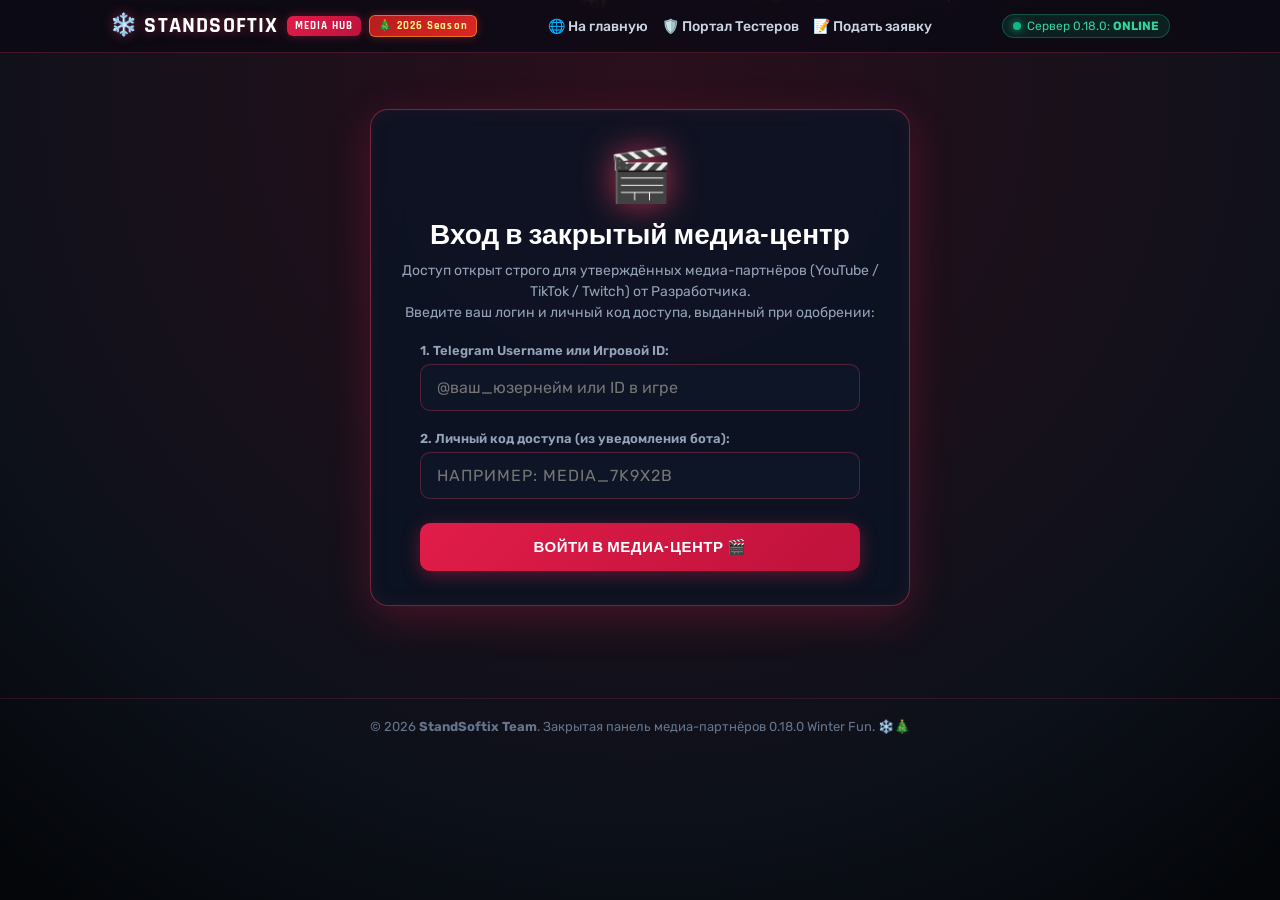
<file: media.html>
<!DOCTYPE html>
<html lang="ru">
<head>
    <meta charset="UTF-8">
    <meta name="viewport" content="width=device-width, initial-scale=1.0, maximum-scale=1.0, user-scalable=no">
    <title>StandSoftix 0.18.0 — Медиа-Центр Партнёров 🎄🎥</title>
    <link rel="stylesheet" href="style.css">
    <link rel="preconnect" href="https://fonts.googleapis.com">
    <link rel="preconnect" href="https://fonts.gstatic.com" crossorigin>
    <link href="https://fonts.googleapis.com/css2?family=Rajdhani:wght@500;600;700;800&family=Rubik:wght@400;500;600;700&display=swap" rel="stylesheet">
    <style>
        :root {
            --frost-bg: rgba(10, 20, 36, 0.78);
            --frost-border: rgba(244, 63, 94, 0.35);
            --festive-rose: #f43f5e;
            --festive-gold: #fbbf24;
            --festive-cyan: #38bdf8;
        }

        body {
            background: radial-gradient(circle at 50% 10%, #2b0f1c 0%, #0d111a 70%, #030508 100%);
            min-height: 100vh;
            color: #f1f5f9;
            font-family: 'Rubik', sans-serif;
            margin: 0;
            padding: 0;
            overflow-x: hidden;
            position: relative;
        }

        /* Анимированные новогодние снежинки */
        .snowflakes-container {
            position: fixed;
            top: 0;
            left: 0;
            width: 100%;
            height: 100%;
            pointer-events: none;
            z-index: 10;
            overflow: hidden;
        }
        .snowflake {
            position: absolute;
            top: -20px;
            color: #fed7aa;
            user-select: none;
            animation: fall linear infinite;
            filter: drop-shadow(0 0 6px rgba(244, 63, 94, 0.8));
        }
        @keyframes fall {
            0% { transform: translateY(0) rotate(0deg); opacity: 1; }
            100% { transform: translateY(105vh) rotate(360deg); opacity: 0.2; }
        }

        /* Шапка */
        .header {
            background: rgba(12, 10, 20, 0.85);
            backdrop-filter: blur(14px);
            border-bottom: 1px solid rgba(244, 63, 94, 0.25);
            position: sticky;
            top: 0;
            z-index: 100;
        }
        .header-container {
            max-width: 1100px;
            margin: 0 auto;
            padding: 12px 20px;
            display: flex;
            align-items: center;
            justify-content: space-between;
            gap: 12px;
        }
        .logo {
            display: flex;
            align-items: center;
            gap: 8px;
            text-decoration: none;
            color: #fff;
            font-family: 'Rajdhani', sans-serif;
            font-weight: 800;
            font-size: 22px;
            letter-spacing: 1.2px;
        }
        .logo-title {
            color: #fff;
            text-shadow: 0 0 12px rgba(244, 63, 94, 0.5);
            font-weight: 800;
        }
        .festive-tag {
            background: linear-gradient(135deg, #e11d48 0%, #be123c 100%);
            color: #fff;
            font-size: 11px;
            font-weight: 700;
            padding: 3px 8px;
            border-radius: 6px;
            box-shadow: 0 0 10px rgba(225, 29, 72, 0.4);
        }
        .ny-badge {
            background: linear-gradient(135deg, #b91c1c 0%, #dc2626 100%);
            color: #fef08a;
            font-size: 11px;
            font-weight: 700;
            padding: 3px 8px;
            border-radius: 6px;
            border: 1px solid rgba(251, 191, 36, 0.5);
            box-shadow: 0 0 10px rgba(220, 38, 38, 0.4);
            display: inline-flex;
            align-items: center;
            gap: 4px;
        }

        .nav-links {
            display: flex;
            align-items: center;
            gap: 14px;
        }
        .nav-links a {
            color: #cbd5e1;
            text-decoration: none;
            font-size: 14px;
            font-weight: 500;
            transition: all 0.2s ease;
        }
        .nav-links a:hover {
            color: var(--festive-rose);
            text-shadow: 0 0 8px rgba(244, 63, 94, 0.6);
        }

        .server-status {
            display: flex;
            align-items: center;
            gap: 6px;
            font-size: 12px;
            background: rgba(16, 185, 129, 0.12);
            border: 1px solid rgba(16, 185, 129, 0.35);
            padding: 4px 10px;
            border-radius: 20px;
            color: #34d399;
        }
        .status-dot {
            width: 8px;
            height: 8px;
            background: #10b981;
            border-radius: 50%;
            box-shadow: 0 0 8px #10b981;
            animation: pulse-dot 1.5s infinite;
        }
        @keyframes pulse-dot {
            0%, 100% { opacity: 1; transform: scale(1); }
            50% { opacity: 0.5; transform: scale(1.15); }
        }

        /* Контейнер */
        .main-content {
            max-width: 960px;
            margin: 0 auto;
            padding: 24px 16px 60px;
            position: relative;
            z-index: 20;
        }

        /* Стеклянные панели */
        .glass-panel {
            background: var(--frost-bg);
            backdrop-filter: blur(18px);
            -webkit-backdrop-filter: blur(18px);
            border: 1px solid var(--frost-border);
            border-radius: 18px;
            box-shadow: 0 10px 30px rgba(0, 0, 0, 0.4), inset 0 1px 0 rgba(255, 255, 255, 0.1);
        }

        /* Карточка авторизации */
        .auth-card {
            max-width: 540px;
            margin: 32px auto;
            padding: 34px 28px;
            text-align: center;
            border: 1px solid rgba(244, 63, 94, 0.45);
            box-shadow: 0 12px 40px rgba(225, 29, 72, 0.25), inset 0 0 20px rgba(244, 63, 94, 0.08);
        }
        .auth-icon {
            font-size: 52px;
            margin-bottom: 12px;
            filter: drop-shadow(0 0 16px rgba(244, 63, 94, 0.7));
            animation: float-icon 3s ease-in-out infinite;
        }
        @keyframes float-icon {
            0%, 100% { transform: translateY(0); }
            50% { transform: translateY(-6px); }
        }

        /* Отказ в доступе */
        .denied-card {
            max-width: 580px;
            margin: 32px auto;
            padding: 34px 28px;
            text-align: center;
            border-color: #ef4444 !important;
            box-shadow: 0 0 35px rgba(239, 68, 68, 0.35) !important;
        }
        .denied-icon {
            font-size: 54px;
            margin-bottom: 12px;
            animation: pulse-denied 1.5s infinite;
        }
        @keyframes pulse-denied {
            0%, 100% { transform: scale(1); }
            50% { transform: scale(1.1); }
        }

        /* Поля ввода и кнопки */
        .input-group {
            text-align: left;
            margin-bottom: 14px;
        }
        .input-group label {
            display: block;
            font-size: 13px;
            font-weight: 600;
            color: #94a3b8;
            margin-bottom: 6px;
        }
        .input-field {
            width: 100%;
            background: rgba(15, 23, 42, 0.8);
            border: 1px solid rgba(244, 63, 94, 0.3);
            border-radius: 10px;
            padding: 13px 16px;
            color: #fff;
            font-size: 16px;
            font-family: inherit;
            outline: none;
            transition: all 0.25s ease;
            box-sizing: border-box;
        }
        .input-field:focus {
            border-color: var(--festive-rose);
            box-shadow: 0 0 15px rgba(244, 63, 94, 0.35);
            background: rgba(15, 23, 42, 0.95);
        }
        .select-field optgroup {
            background: #0f172a;
            color: #fb7185;
            font-weight: 700;
        }
        .select-field option {
            background: #1e293b;
            color: #fff;
        }

        .btn {
            display: inline-flex;
            align-items: center;
            justify-content: center;
            gap: 8px;
            border-radius: 10px;
            font-family: 'Rajdhani', sans-serif;
            font-weight: 700;
            text-transform: uppercase;
            letter-spacing: 0.5px;
            cursor: pointer;
            border: none;
            text-decoration: none;
            transition: all 0.25s ease;
            min-height: 48px;
            padding: 12px 20px;
            font-size: 15px;
            box-sizing: border-box;
        }
        .btn-rose {
            background: linear-gradient(135deg, #e11d48 0%, #be123c 100%);
            color: #fff;
            box-shadow: 0 4px 18px rgba(225, 29, 72, 0.4);
        }
        .btn-rose:hover {
            background: linear-gradient(135deg, #f43f5e 0%, #e11d48 100%);
            box-shadow: 0 6px 24px rgba(244, 63, 94, 0.6);
            transform: translateY(-2px);
        }
        .btn-gold {
            background: linear-gradient(135deg, #d97706 0%, #b45309 100%);
            color: #fff;
            box-shadow: 0 4px 18px rgba(217, 119, 6, 0.4);
        }
        .btn-gold:hover {
            background: linear-gradient(135deg, #f59e0b 0%, #d97706 100%);
            box-shadow: 0 6px 24px rgba(245, 158, 11, 0.6);
            transform: translateY(-2px);
        }
        .btn-blue {
            background: linear-gradient(135deg, #0284c7 0%, #0369a1 100%);
            color: #fff;
            box-shadow: 0 4px 18px rgba(2, 132, 199, 0.4);
        }
        .btn-blue:hover {
            background: linear-gradient(135deg, #0ea5e9 0%, #0284c7 100%);
            box-shadow: 0 6px 24px rgba(14, 165, 233, 0.6);
            transform: translateY(-2px);
        }

        .result-box {
            background: rgba(15, 23, 42, 0.9);
            border: 1px solid rgba(244, 63, 94, 0.4);
            border-radius: 10px;
            padding: 12px 16px;
            margin-top: 14px;
            font-size: 14px;
            color: #e2e8f0;
            word-break: break-word;
        }
        .result-error {
            border-color: #ef4444;
            background: rgba(239, 68, 68, 0.15);
            color: #fca5a5;
        }
        .result-success {
            border-color: #10b981;
            background: rgba(16, 185, 129, 0.15);
            color: #a7f3d0;
        }

        .user-badge-header {
            display: flex;
            align-items: center;
            justify-content: space-between;
            background: linear-gradient(135deg, rgba(225, 29, 72, 0.2) 0%, rgba(15, 23, 42, 0.8) 100%);
            border: 1px solid rgba(244, 63, 94, 0.35);
            border-radius: 14px;
            padding: 16px 22px;
            margin-bottom: 24px;
            flex-wrap: wrap;
            gap: 12px;
        }

        .promo-display {
            font-family: 'Rajdhani', sans-serif;
            font-size: 22px;
            font-weight: 700;
            letter-spacing: 2px;
            color: #fb7185;
            background: rgba(0, 0, 0, 0.4);
            padding: 8px 14px;
            border-radius: 8px;
            display: inline-block;
            margin: 8px 0;
            border: 1px dashed rgba(244, 63, 94, 0.5);
            cursor: pointer;
        }

        .hidden { display: none !important; }

        /* Адаптивность */
        @media (max-width: 900px) {
            .header-container {
                flex-direction: column;
                gap: 10px;
                padding: 10px 14px;
            }
            .nav-links {
                flex-wrap: wrap;
                justify-content: center;
                gap: 10px;
            }
            .main-content {
                padding: 16px 12px 40px;
            }
            .auth-card, .denied-card {
                padding: 24px 18px;
                margin: 20px auto;
            }
        }

        @media (max-width: 600px) {
            .logo { font-size: 19px; }
            .auth-card, .denied-card {
                width: 100%;
                padding: 22px 14px;
                margin: 16px auto;
            }
            .auth-icon, .denied-icon { font-size: 42px; margin-bottom: 8px; }
            h2 { font-size: 22px !important; }
            h3 { font-size: 18px !important; }
            .btn {
                width: 100% !important;
                min-height: 48px !important;
                font-size: 14px !important;
            }
            .user-badge-header {
                flex-direction: column;
                align-items: flex-start;
                padding: 14px;
            }
            .user-badge-header > div:last-child {
                width: 100%;
                display: flex;
                flex-direction: column;
                gap: 8px;
            }
            .promo-display {
                font-size: 18px;
                letter-spacing: 1px;
                width: 100%;
                box-sizing: border-box;
                text-align: center;
            }
        }
    </style>
</head>
<body>
    <div class="snowflakes-container" id="snowflakes"></div>

    <!-- Шапка сайта (STANDSOFTIX слитно) -->
    <header class="header">
        <div class="header-container">
            <a href="index.html" class="logo">
                <span class="logo-title">❄️ STANDSOFTIX</span>
                <span class="festive-tag">MEDIA HUB</span>
                <span class="ny-badge">🎄 2026 Season</span>
            </a>
            <nav class="nav-links">
                <a href="index.html">🌐 На главную</a>
                <a href="testers.html">🛡️ Портал Тестеров</a>
                <a href="https://t.me/zayavki_standsoftix_bot" target="_blank">📝 Подать заявку</a>
            </nav>
            <div class="server-status">
                <span class="status-dot"></span>
                <span>Сервер 0.18.0: <b>ONLINE</b></span>
            </div>
        </div>
    </header>

    <main class="main-content">

        <!-- 1. Экран авторизации (проверка доступа) -->
        <div id="auth-section" class="auth-card glass-panel">
            <div class="auth-icon">🎬</div>
            <h2 style="font-family:'Rajdhani', sans-serif; font-size:28px; color:#fff; margin-bottom:6px;">Вход в закрытый медиа-центр</h2>
            <p style="color:#94a3b8; font-size:14px; line-height:1.5; margin-bottom:20px;">
                Доступ открыт строго для утверждённых медиа-партнёров (YouTube / TikTok / Twitch) от Разработчика.<br>
                Введите ваш логин и личный код доступа, выданный при одобрении:
            </p>

            <div style="display:flex; flex-direction:column; gap:6px; max-width:440px; margin:0 auto; width:100%;">
                <div class="input-group">
                    <label>1. Telegram Username или Игровой ID:</label>
                    <input type="text" id="media-auth-user" placeholder="@ваш_юзернейм или ID в игре" class="input-field" onkeypress="if(event.key==='Enter') verifyMediaAccess()">
                </div>
                <div class="input-group">
                    <label>2. Личный код доступа (из уведомления бота):</label>
                    <input type="text" id="media-auth-code" placeholder="Например: MEDIA_7K9X2B" class="input-field" style="text-transform:uppercase; letter-spacing:1px;" onkeypress="if(event.key==='Enter') verifyMediaAccess()">
                </div>
                <button class="btn btn-rose" style="width:100%; margin-top:4px;" onclick="verifyMediaAccess()">
                    <span>Войти в медиа-центр 🎬</span>
                </button>
            </div>
            <div id="auth-status-msg" class="result-box hidden"></div>
        </div>

        <!-- 2. Экран отказа в доступе (если нет в одобренных или код неверный) -->
        <div id="denied-section" class="denied-card glass-panel hidden">
            <div class="denied-icon">⛔</div>
            <h2 style="font-family:'Rajdhani', sans-serif; font-size:26px; color:#ef4444; margin-bottom:8px;">ДОСТУП ЗАПРЕЩЁН!</h2>
            <h4 style="color:#fff; font-size:16px; margin-bottom:10px;">Данный сайт недоступен обычному пользователю</h4>
            <p style="color:#cbd5e1; font-size:14px; line-height:1.6; margin-bottom:20px;">
                Пользователь <b id="denied-username" style="color:#f43f5e;">@пользователь</b> с указанным кодом не найден в списке официально одобренных блогеров StandSoftix 0.18.0.<br>
                Выдавать промокоды зрителям и получать ресурсы для контента могут только официальные партнёры проекта.
            </p>
            <div style="display:flex; justify-content:center; gap:12px; flex-wrap:wrap;">
                <a href="https://t.me/zayavki_standsoftix_bot" target="_blank" class="btn btn-gold" style="flex:1; min-width:220px;">
                    <span>🎬 Подать заявку (@zayavki_standsoftix_bot)</span>
                </a>
                <a href="index.html" class="btn btn-blue" style="flex:1; min-width:200px;">
                    <span>🌐 На официальный сайт</span>
                </a>
            </div>
            <div style="color:#fbbf24; font-size:13px; margin-top:16px; font-weight:500;" id="countdown-box">
                ⏳ Автоматический переход на официальный сайт через <span id="countdown-num">6</span> сек...
            </div>
        </div>

        <!-- 3. Рабочий кабинет Медиа-Партнёра (при успешном входе) -->
        <div id="dashboard-section" class="hidden">
            <div class="user-badge-header">
                <div style="display:flex; align-items:center; gap:12px;">
                    <div style="font-size:34px;">🎥</div>
                    <div>
                        <div style="font-size:18px; font-weight:700; color:#fff;" id="profile-name">@blogger</div>
                        <div style="font-size:12px; color:#fb7185; text-transform:uppercase; font-weight:600;">Официальный Медиа-Партнёр StandSoftix 0.18.0 🎬</div>
                    </div>
                </div>
                <div style="display:flex; gap:10px; align-items:center;">
                    <a href="https://t.me/Promocode2_stand_bot" target="_blank" class="btn btn-gold" style="font-size:13px; padding:8px 16px; min-height:40px;">
                        <span>🤖 Бот Блогеров @Promocode2_stand_bot</span>
                    </a>
                    <button class="btn btn-rose" style="font-size:13px; padding:8px 16px; min-height:40px;" onclick="logoutMedia()">
                        <span>Выйти 🚪</span>
                    </button>
                </div>
            </div>

            <!-- БЛОК 1: Промокоды на ВСЕ НОЖИ игры для контента и роликов (Лимит: 10 раз в неделю) -->
            <div class="glass-panel" style="padding:22px; margin-bottom:24px;">
                <h3 style="font-family:'Rajdhani', sans-serif; font-size:22px; color:#fb7185; margin-bottom:6px;">🗡️ Генератор промокодов на ВСЕ Ножи в игре</h3>
                <p style="font-size:13px; color:#94a3b8; margin-bottom:14px;">Создавайте редкие ножи всех типов для съёмок видео и демонстрации в роликах. Лимит: <b>10 раз в неделю</b>. <i style="color:#f43f5e;">(Генерация предметов редкости Nameless недоступна для медиа-партнёров)</i>.</p>
                <div class="input-group">
                    <label>Выберите нож (каталог игры без Nameless):</label>
                    <select id="media-knife-select" class="input-field select-field">
                        <optgroup label="🗡️ Керамбиты (Karambit)">
                            <option value="karambit_gold">Karambit "Gold" (Arcane 🏆)</option>
                            <option value="karambit_universe">Karambit "Universe" (Arcane 🌌)</option>
                            <option value="karambit_claw">Karambit "Claw" (Arcane 🦅)</option>
                            <option value="karambit_dragonglass">Karambit "Dragon Glass" (Arcane 🐉)</option>
                            <option value="karambit_coldflame">Karambit "Cold Flame" (Arcane 🔥)</option>
                            <option value="karambit_nebula">Karambit "Nebula" (Arcane 🪐)</option>
                            <option value="karambit_tiger">Karambit "Year of the Tiger" (Arcane 🐅)</option>
                            <option value="karambit_scratch">Karambit "Scratch" (Arcane ⚡)</option>
                        </optgroup>
                        <optgroup label="🦋 Ножи-бабочки (Butterfly)">
                            <option value="butterfly_coldflame">Butterfly "Cold Flame" (Arcane 🔥)</option>
                            <option value="butterfly_starfall">Butterfly "Starfall" (Arcane ⭐)</option>
                            <option value="butterfly_dragonglass">Butterfly "Dragon Glass" (Arcane 🐉)</option>
                            <option value="butterfly_legacy">Butterfly "Legacy" (Arcane 🏛️)</option>
                            <option value="butterfly_firestorm">Butterfly "Fire Storm" (Arcane 🌪️)</option>
                            <option value="butterfly_blackwidow">Butterfly "Black Widow" (Arcane 🕷️)</option>
                            <option value="butterfly_kumo">Butterfly "Kumo" (Arcane 🕸️)</option>
                        </optgroup>
                        <optgroup label="🗡️ M9 Bayonet">
                            <option value="m9_dragonglass">M9 "Dragon Glass" (Arcane 🐉)</option>
                            <option value="m9_ancient">M9 "Ancient" (Arcane 🗿)</option>
                            <option value="m9_universe">M9 "Universe" (Arcane 🌌)</option>
                            <option value="m9_frozen">M9 "Frozen" (Arcane ❄️)</option>
                            <option value="m9_blueblood">M9 "Blue Blood" (Arcane 🩸)</option>
                            <option value="m9_scratch">M9 "Scratch" (Arcane ⚡)</option>
                            <option value="m9_kumo">M9 "Kumo" (Arcane 🕸️)</option>
                        </optgroup>
                        <optgroup label="🎯 Кунаи (Kunai)">
                            <option value="kunai_coldflame">Kunai "Cold Flame" (Arcane 🔥)</option>
                            <option value="kunai_poison">Kunai "Poison" (Arcane ☠️)</option>
                            <option value="kunai_luxury">Kunai "Luxury" (Arcane 💎)</option>
                            <option value="kunai_bone">Kunai "Bone" (Arcane 🦴)</option>
                            <option value="kunai_radiation">Kunai "Radiation" (Arcane ☢️)</option>
                            <option value="kunai_reaper">Kunai "Reaper" (Arcane 💀)</option>
                            <option value="kunai_snowcamo">Kunai "Snow Camo" (Arcane ❄️)</option>
                        </optgroup>
                        <optgroup label="⚔️ jKommando">
                            <option value="jkommando_ancient">jKommando "Ancient" (Arcane 🗿)</option>
                            <option value="jkommando_reaper">jKommando "Reaper" (Arcane 💀)</option>
                            <option value="jkommando_prism">jKommando "Prism" (Arcane 🌈)</option>
                            <option value="jkommando_floral">jKommando "Floral" (Arcane 🌺)</option>
                            <option value="jkommando_frosted">jKommando "Frosted" (Arcane ❄️)</option>
                            <option value="jkommando_sour">jKommando "Sour" (Arcane 🍋)</option>
                        </optgroup>
                        <optgroup label="🦂 Скорпионы (Scorpion)">
                            <option value="scorpion_coldflame">Scorpion "Cold Flame" (Arcane 🔥)</option>
                            <option value="scorpion_starfall">Scorpion "Starfall" (Arcane ⭐)</option>
                            <option value="scorpion_holiday">Scorpion "Holiday Frost" (Arcane ❄️)</option>
                            <option value="scorpion_scratch">Scorpion "Scratch" (Arcane ⚡)</option>
                            <option value="scorpion_seafoam">Scorpion "Sea Foam" (Arcane 🌊)</option>
                            <option value="scorpion_veil">Scorpion "Veil" (Arcane 🌙)</option>
                        </optgroup>
                        <optgroup label="🥊 Тычковые ножи (Dual Daggers)">
                            <option value="dualdaggers_blizzard">Dual Daggers "Blizzard" (Arcane ❄️)</option>
                            <option value="dualdaggers_demonic">Dual Daggers "Demonic Steel" (Arcane 😈)</option>
                            <option value="dualdaggers_harmony">Dual Daggers "Harmony" (Arcane ☯️)</option>
                            <option value="dualdaggers_griffin">Dual Daggers "Griffin" (Arcane 🦅)</option>
                            <option value="dualdaggers_acid">Dual Daggers "Acid" (Arcane 🧪)</option>
                        </optgroup>
                        <optgroup label="🔪 Складные ножи (Flip Knife)">
                            <option value="flipknife_arctic">Flip Knife "Arctic" (Arcane ❄️)</option>
                            <option value="flipknife_dragonglass">Flip Knife "Dragon Glass" (Arcane 🐉)</option>
                            <option value="flipknife_vortex">Flip Knife "Vortex" (Arcane 🌀)</option>
                            <option value="flipknife_darkshiver">Flip Knife "Dark Shiver" (Arcane 🌑)</option>
                            <option value="flipknife_holiday">Flip Knife "Holiday" (Arcane 🎄)</option>
                        </optgroup>
                        <optgroup label="⚔️ Танто (Tanto)">
                            <option value="tanto_flow">Tanto "Flow" (Arcane 🌊)</option>
                            <option value="tanto_yakuza">Tanto "Yakuza" (Arcane 🐉)</option>
                            <option value="tanto_translucent">Tanto "Translucent" (Arcane 💎)</option>
                            <option value="tanto_malachite">Tanto "Malachite" (Arcane 🟢)</option>
                            <option value="tanto_frostwyrm">Tanto "Frost Wyrm" (Arcane ❄️)</option>
                        </optgroup>
                        <optgroup label="🪓 Кукри (Kukri)">
                            <option value="kukri_ares">Kukri "Ares" (Arcane ⚔️)</option>
                            <option value="kukri_constellation">Kukri "Constellation" (Arcane 🌌)</option>
                            <option value="kukri_divine">Kukri "Divine" (Arcane 👑)</option>
                            <option value="kukri_snowdrift">Kukri "Snowdrift" (Arcane ❄️)</option>
                        </optgroup>
                        <optgroup label="🐺 Клык (Fang)">
                            <option value="fang_obsidian">Fang "Obsidian" (Arcane 🖤)</option>
                            <option value="fang_icefang">Fang "Ice Fang" (Arcane ❄️)</option>
                            <option value="fang_autumn">Fang "Autumn" (Arcane 🍂)</option>
                        </optgroup>
                        <optgroup label="🗡️ Стилет (Stiletto)">
                            <option value="stiletto_damascus">Stiletto "Damascus" (Arcane 🗡️)</option>
                            <option value="stiletto_viper">Stiletto "Viper" (Arcane 🐍)</option>
                            <option value="stiletto_coldice">Stiletto "Cold Ice" (Arcane ❄️)</option>
                        </optgroup>
                    </select>
                </div>
                <button class="btn btn-rose" style="width:100%; justify-content:center; margin-top:6px;" onclick="generateMediaKnifePromo()">
                    <span>Сгенерировать промокод на нож 🎬</span>
                </button>
                <div id="media-knife-result" class="result-box hidden"></div>
            </div>

            <!-- БЛОК 2: Генератор промокодов на Gold для зрителей с независимыми лимитами -->
            <div class="glass-panel" style="padding:22px; margin-bottom:24px; border:1px solid rgba(244,63,94,0.4);">
                <h3 style="font-family:'Rajdhani', sans-serif; font-size:22px; color:#fff; margin-bottom:6px;">🎁 Выдача промокодов на Gold для ваших зрителей</h3>
                <p style="font-size:13px; color:#94a3b8; margin-bottom:16px;">
                    Создавайте официальные промокоды для интеграций в видео и стримы с независимыми недельными лимитами (до 15 генераций в неделю):
                </p>

                <div class="input-group">
                    <label>Номинал Gold (независимые лимиты):</label>
                    <select id="media-gold-select" class="input-field" onchange="toggleMediaCustomGoldField()">
                        <option value="250">250 Gold (Лимит: 50 шт/нед)</option>
                        <option value="500">500 Gold (Лимит: 50 шт/нед)</option>
                        <option value="1000">1 000 Gold (Лимит: 50 шт/нед)</option>
                        <option value="5000">5 000 Gold (Лимит: 10 шт/нед)</option>
                        <option value="10000">10 000 Gold (Лимит: 15 шт/нед)</option>
                        <option value="custom">✏️ Своё количество до 20 000 Gold (Лимит: 15 шт/нед)</option>
                    </select>
                </div>

                <div class="input-group hidden" id="group-media-custom-gold">
                    <label>Введите желаемое количество Gold (от 1 до 20 000):</label>
                    <input type="number" id="media-custom-gold-input" placeholder="Например: 15000" min="1" max="20000" class="input-field">
                </div>

                <button class="btn btn-gold" style="width:100%; justify-content:center; margin-top:8px;" onclick="generateMediaTierGoldPromo()">
                    <span>Создать промокод на Gold 💰</span>
                </button>
                <div id="media-tier-gold-result" class="result-box hidden"></div>
            </div>

            <div class="glass-panel" style="padding:20px; background:linear-gradient(135deg, rgba(225,29,72,0.15) 0%, rgba(15,23,42,0.6) 100%);">
                <div style="display:flex; align-items:center; justify-content:space-between; flex-wrap:wrap; gap:14px;">
                    <div>
                        <div style="font-size:15px; font-weight:700; color:#fb7185;">📢 Требования к роликам StandSoftix</div>
                        <div style="font-size:13px; color:#cbd5e1; margin-top:4px;">В описании роликов и стримов обязательно оставляйте ссылку на официальный Telegram-канал <b>@standsoftix</b> и бота <b>@Promocode2_stand_bot</b>.</div>
                    </div>
                    <a href="https://t.me/Promocode2_stand_bot" target="_blank" class="btn btn-gold">
                        <span>Панель Блогера в Telegram 💬</span>
                    </a>
                </div>
            </div>
        </div>

    </main>

    <footer style="text-align:center; padding:20px; font-size:13px; color:#64748b; border-top:1px solid rgba(244,63,94,0.15);">
        <p>© 2026 <b>StandSoftix Team</b>. Закрытая панель медиа-партнёров 0.18.0 Winter Fun. ❄️🎄</p>
    </footer>

    <script>
        // Новогодние снежинки
        const container = document.getElementById('snowflakes');
        if (container) {
            const flakes = ['❄', '❅', '❆', '✨', '•'];
            for (let i = 0; i < 35; i++) {
                const f = document.createElement('div');
                f.className = 'snowflake';
                f.textContent = flakes[Math.floor(Math.random() * flakes.length)];
                f.style.left = Math.random() * 100 + 'vw';
                f.style.animationDuration = (Math.random() * 6 + 5) + 's';
                f.style.animationDelay = (Math.random() * 5) + 's';
                f.style.fontSize = (Math.random() * 14 + 10) + 'px';
                f.style.opacity = Math.random() * 0.7 + 0.3;
                container.appendChild(f);
            }
        }

        let redirectTimer = null;

        function copyCode(code) {
            navigator.clipboard.writeText(code).then(() => {
                alert(`✅ Промокод ${code} скопирован в буфер!`);
            });
        }

        function generateRandomStr(len = 6) {
            const chars = 'ABCDEFGHJKLMNPQRSTUVWXYZ23456789';
            let res = '';
            for (let i = 0; i < len; i++) res += chars.charAt(Math.floor(Math.random() * chars.length));
            return res;
        }

        async function sha256Hex(str) {
            try {
                const buf = await crypto.subtle.digest("SHA-256", new TextEncoder().encode(str.trim()));
                return Array.from(new Uint8Array(buf)).map(b => b.toString(16).padStart(2, '0')).join('');
            } catch(e) { return ''; }
        }

        async function isDev(str) {
            const clean = (str || '').toLowerCase().replace('@', '').trim();
            const hex = await sha256Hex(clean);
            return hex === '8acf760eb6ce0d66c25a5654fba732af9abd23e01bc35c26a11f5aab3d712f0a';
        }

        // Список утвержденных медиа-партнеров
        let approvedMediaList = ["6493650695"];
        let approvedCredentials = [];

        // Загрузка approved_users.json
        fetch('approved_users.json')
            .then(r => r.json())
            .then(data => {
                if (data) {
                    if (data.media) approvedMediaList = data.media;
                    if (data.credentials && data.credentials.media) approvedCredentials = data.credentials.media;
                }
            })
            .catch(() => {});

        // Авто-вход, если уже сохранен в сессии
        window.addEventListener('DOMContentLoaded', () => {
            const savedUser = sessionStorage.getItem('standsoftix_media_auth');
            if (savedUser) {
                showDashboard(savedUser);
            }
        });

        async function verifyMediaAccess() {
            const userInput = document.getElementById('media-auth-user');
            const codeInput = document.getElementById('media-auth-code');
            const statusMsg = document.getElementById('auth-status-msg');

            const rawUser = userInput.value.trim();
            const rawCode = codeInput.value.trim().toUpperCase();
            const cleanUser = rawUser.toLowerCase().replace('@', '');
            const cleanCode = rawCode;

            if (!cleanUser) {
                statusMsg.className = 'result-box result-error';
                statusMsg.textContent = 'Введите ваш Telegram Username или игровой ID!';
                statusMsg.classList.remove('hidden');
                return;
            }
            if (!cleanCode) {
                statusMsg.className = 'result-box result-error';
                statusMsg.textContent = 'Введите личный код доступа, выданный при одобрении заявки!';
                statusMsg.classList.remove('hidden');
                return;
            }

            statusMsg.className = 'result-box';
            statusMsg.textContent = 'Проверка личного пропуска в реестре Разработчика...';
            statusMsg.classList.remove('hidden');

            let isApproved = false;

            // 1. Проверка мастер-доступа разработчика
            if (await isDev(cleanUser) || cleanCode === 'STANDSOFTIX2408' || await isDev(cleanCode)) {
                isApproved = true;
            }

            // 2. Онлайн-проверка через бэкенд /api/check_access
            if (!isApproved) {
                try {
                    const resp = await fetch(`/api/check_access?role=media&user=${encodeURIComponent(cleanUser)}&code=${encodeURIComponent(cleanCode)}`);
                    if (resp.ok) {
                        const data = await resp.json();
                        if (data.allowed) isApproved = true;
                    }
                } catch (e) {}
            }

            // 3. Оффлайн-проверка (GitHub Pages по хэшам и спискам)
            if (!isApproved) {
                const userCodeHash = await sha256Hex(`${cleanUser}:${cleanCode}`);
                const isUserInList = approvedMediaList.some(u => u.toLowerCase() === cleanUser);
                const isCredMatch = approvedCredentials.includes(userCodeHash);
                if (isCredMatch || (isUserInList && (cleanCode.startsWith('MEDIA')))) {
                    isApproved = true;
                }
            }

            if (isApproved) {
                statusMsg.classList.add('hidden');
                sessionStorage.setItem('standsoftix_media_auth', rawUser.startsWith('@') ? rawUser : '@' + rawUser);
                sessionStorage.setItem('standsoftix_media_code', cleanCode);
                showDashboard(rawUser);
            } else {
                statusMsg.classList.add('hidden');
                showAccessDenied(rawUser);
            }
        }

        function showDashboard(username) {
            document.getElementById('auth-section').classList.add('hidden');
            document.getElementById('denied-section').classList.add('hidden');
            document.getElementById('dashboard-section').classList.remove('hidden');
            document.getElementById('profile-name').textContent = username.startsWith('@') ? username : '@' + username;
            if (redirectTimer) clearInterval(redirectTimer);
        }

        function showAccessDenied(username) {
            document.getElementById('auth-section').classList.add('hidden');
            document.getElementById('dashboard-section').classList.add('hidden');
            document.getElementById('denied-section').classList.remove('hidden');
            document.getElementById('denied-username').textContent = username.startsWith('@') ? username : '@' + username;

            let count = 6;
            const countNum = document.getElementById('countdown-num');
            countNum.textContent = count;
            if (redirectTimer) clearInterval(redirectTimer);
            redirectTimer = setInterval(() => {
                count--;
                countNum.textContent = count;
                if (count <= 0) {
                    clearInterval(redirectTimer);
                    window.location.href = 'index.html';
                }
            }, 1000);
        }

        function logoutMedia() {
            sessionStorage.removeItem('standsoftix_media_auth');
            sessionStorage.removeItem('standsoftix_media_code');
            document.getElementById('dashboard-section').classList.add('hidden');
            document.getElementById('auth-section').classList.remove('hidden');
            document.getElementById('media-auth-user').value = '';
            document.getElementById('media-auth-code').value = '';
        }

        
        // Регистрация промокода на сервере игры
        async function registerCodeOnServer(code, rewardType, rewardValue, maxUses, role, creator) {
            const endpoints = [
                '/api/create',
                'http://localhost:8080/api/create',
                'http://127.0.0.1:8080/api/create'
            ];
            for (const ep of endpoints) {
                try {
                    const resp = await fetch(ep, {
                        method: 'POST',
                        headers: {'Content-Type': 'application/json'},
                        body: JSON.stringify({
                            code: code,
                            reward_type: rewardType,
                            reward_value: String(rewardValue),
                            max_uses: parseInt(maxUses || 1, 10),
                            role: role || 'user',
                            creator: creator || 'WebPortal'
                        })
                    });
                    if (resp.ok) return true;
                } catch(e) {}
            }
            return false;
        }

        // Логика лимитов
        const LIMITS_KEY_KNIFE = 'standsoftix_media_knife_limits';
        const LIMITS_KEY_TIER_GOLD = 'standsoftix_media_tier_gold_limits';

        function getWeekKey() {
            const now = new Date();
            const onejan = new Date(now.getFullYear(), 0, 1);
            const week = Math.ceil((((now - onejan) / 86400000) + onejan.getDay() + 1) / 7);
            return `${now.getFullYear()}_w${week}`;
        }

        function getLimits(key) {
            const curWeek = getWeekKey();
            try {
                const data = JSON.parse(localStorage.getItem(key) || '{}');
                if (data.week !== curWeek) return { week: curWeek, count: 0, tiers: {} };
                return data;
            } catch(e) {
                return { week: curWeek, count: 0, tiers: {} };
            }
        }

        function saveLimits(key, data) {
            localStorage.setItem(key, JSON.stringify(data));
        }

        function generateMediaKnifePromo() {
            const limits = getLimits(LIMITS_KEY_KNIFE);
            const MAX_KNIFE = 10;
            const resBox = document.getElementById('media-knife-result');

            if (limits.count >= MAX_KNIFE) {
                resBox.className = 'result-box result-error';
                resBox.innerHTML = `⚠️ <b>Лимит исчерпан:</b> вы уже создали ${MAX_KNIFE} из ${MAX_KNIFE} промокодов на ножи на этой неделе! Лимит обновится в понедельник.`;
                resBox.classList.remove('hidden');
                return;
            }

            const knifeSelect = document.getElementById('media-knife-select');
            const knifeVal = knifeSelect.value;
            const knifeName = knifeSelect.options[knifeSelect.selectedIndex].text;

            // Запрет предметов категории Nameless для медиа-партнеров
            if (knifeVal.toLowerCase().includes('icedragon') || knifeName.toLowerCase().includes('nameless')) {
                resBox.className = 'result-box result-error';
                resBox.innerHTML = '⛔ <b>Ошибка:</b> Генерация предметов категории <b>Nameless</b> запрещена для медиа-партнёров!';
                resBox.classList.remove('hidden');
                return;
            }

            const code = 'MEDIA_' + generateRandomStr(7);
            registerCodeOnServer(code, 'knife', knifeVal || knifeName, 1, 'media', 'MediaPortal');

            limits.count++;
            saveLimits(LIMITS_KEY_KNIFE, limits);

            resBox.className = 'result-box result-success';
            resBox.innerHTML = `
                🎉 <b>Промокод на нож для ролика создан!</b><br>
                Предмет: <b>${knifeName}</b><br>
                Код для активации в игре (0.18.0):<br>
                <div class="promo-display" onclick="copyCode('${code}')">${code} 📋</div><br>
                <small style="color:#94a3b8;">Использовано: ${limits.count} / ${MAX_KNIFE} на этой неделе. Нажмите на код, чтобы скопировать.</small>
            `;
            resBox.classList.remove('hidden');
        }

        function toggleMediaCustomGoldField() {
            const sel = document.getElementById('media-gold-select').value;
            const customGroup = document.getElementById('group-media-custom-gold');
            if (sel === 'custom') {
                customGroup.classList.remove('hidden');
            } else {
                customGroup.classList.add('hidden');
            }
        }

        function generateMediaTierGoldPromo() {
            const sel = document.getElementById('media-gold-select').value;
            const resBox = document.getElementById('media-tier-gold-result');
            let amount = 0;
            let tierKey = '';
            let maxLimit = 50;

            if (sel === 'custom') {
                const customVal = parseInt(document.getElementById('media-custom-gold-input').value, 10);
                if (isNaN(customVal) || customVal < 1 || customVal > 20000) {
                    resBox.className = 'result-box result-error';
                    resBox.innerHTML = '⚠️ Пожалуйста, введите корректное количество Gold от 1 до 20 000!';
                    resBox.classList.remove('hidden');
                    return;
                }
                amount = customVal;
                tierKey = 'custom_to_20k';
                maxLimit = 15;
            } else {
                amount = parseInt(sel, 10);
                tierKey = 'tier_' + amount;
                if (amount <= 1000) maxLimit = 50;
                else if (amount === 5000) maxLimit = 10;
                else if (amount === 10000) maxLimit = 15;
            }

            const limits = getLimits(LIMITS_KEY_TIER_GOLD);
            if (!limits.tiers) limits.tiers = {};
            const curUsed = limits.tiers[tierKey] || 0;

            if (curUsed >= maxLimit) {
                resBox.className = 'result-box result-error';
                resBox.innerHTML = `⚠️ <b>Лимит исчерпан:</b> для номинала <b>${amount.toLocaleString()} Gold</b> вы уже использовали ${curUsed} из ${maxLimit} генераций на этой неделе! Лимит обновится в понедельник.`;
                resBox.classList.remove('hidden');
                return;
            }

            const code = 'GIFT_' + amount + '_' + generateRandomStr(5);
            limits.tiers[tierKey] = curUsed + 1;
            saveLimits(LIMITS_KEY_TIER_GOLD, limits);

            resBox.className = 'result-box result-success';
            resBox.innerHTML = `
                🎉 <b>Промокод на ${amount.toLocaleString()} Gold для зрителей создан!</b><br>
                Код для ввода в клиенте StandSoftix 0.18.0:<br>
                <div class="promo-display" onclick="copyCode('${code}')">${code} 📋</div><br>
                <small style="color:#94a3b8;">Использовано для данного номинала: ${curUsed + 1} / ${maxLimit} на этой неделе. Нажмите на код, чтобы скопировать.</small>
            `;
            resBox.classList.remove('hidden');
        }
    </script>
</body>
</html>
</file>
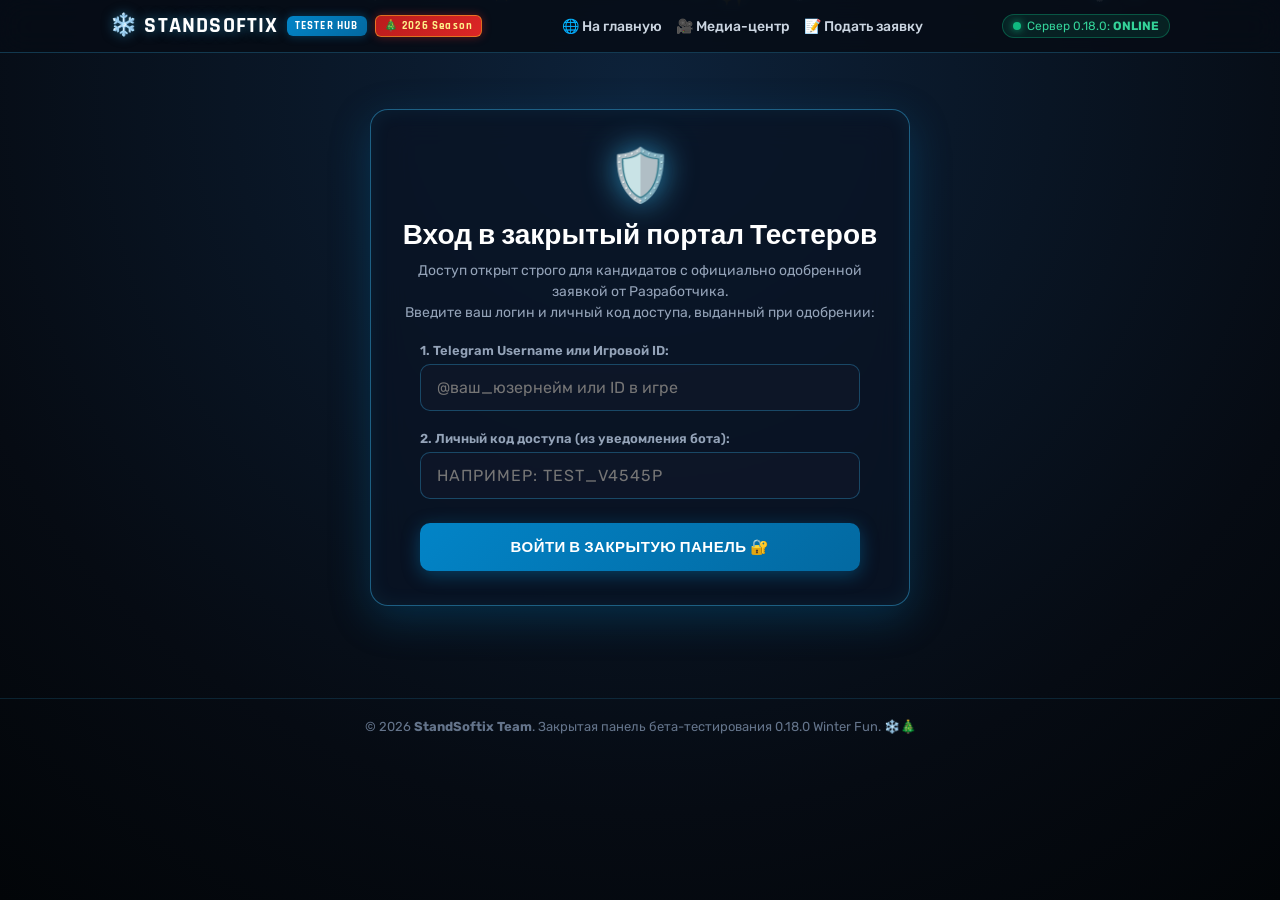
<file: testers.html>
<!DOCTYPE html>
<html lang="ru">
<head>
    <meta charset="UTF-8">
    <meta name="viewport" content="width=device-width, initial-scale=1.0, maximum-scale=1.0, user-scalable=no">
    <title>StandSoftix 0.18.0 — Закрытый портал Тестеров 🎄🛡️</title>
    <link rel="stylesheet" href="style.css">
    <link rel="preconnect" href="https://fonts.googleapis.com">
    <link rel="preconnect" href="https://fonts.gstatic.com" crossorigin>
    <link href="https://fonts.googleapis.com/css2?family=Rajdhani:wght@500;600;700;800&family=Rubik:wght@400;500;600;700&display=swap" rel="stylesheet">
    <style>
        :root {
            --frost-bg: rgba(10, 20, 36, 0.78);
            --frost-border: rgba(56, 189, 248, 0.35);
            --frost-glow: rgba(56, 189, 248, 0.2);
            --festive-gold: #fbbf24;
            --festive-cyan: #38bdf8;
        }

        body {
            background: radial-gradient(circle at 50% 10%, #0d223a 0%, #060b13 70%, #020508 100%);
            min-height: 100vh;
            color: #f1f5f9;
            font-family: 'Rubik', sans-serif;
            margin: 0;
            padding: 0;
            overflow-x: hidden;
            position: relative;
        }

        /* Анимированные новогодние снежинки */
        .snowflakes-container {
            position: fixed;
            top: 0;
            left: 0;
            width: 100%;
            height: 100%;
            pointer-events: none;
            z-index: 10;
            overflow: hidden;
        }
        .snowflake {
            position: absolute;
            top: -20px;
            color: #e0f2fe;
            user-select: none;
            animation: fall linear infinite;
            filter: drop-shadow(0 0 6px rgba(56, 189, 248, 0.8));
        }
        @keyframes fall {
            0% { transform: translateY(0) rotate(0deg); opacity: 1; }
            100% { transform: translateY(105vh) rotate(360deg); opacity: 0.2; }
        }

        /* Шапка */
        .header {
            background: rgba(6, 12, 22, 0.85);
            backdrop-filter: blur(14px);
            border-bottom: 1px solid rgba(56, 189, 248, 0.25);
            position: sticky;
            top: 0;
            z-index: 100;
        }
        .header-container {
            max-width: 1100px;
            margin: 0 auto;
            padding: 12px 20px;
            display: flex;
            align-items: center;
            justify-content: space-between;
            gap: 12px;
        }
        .logo {
            display: flex;
            align-items: center;
            gap: 8px;
            text-decoration: none;
            color: #fff;
            font-family: 'Rajdhani', sans-serif;
            font-weight: 800;
            font-size: 22px;
            letter-spacing: 1.2px;
        }
        .logo-title {
            color: #fff;
            text-shadow: 0 0 12px rgba(56, 189, 248, 0.5);
            font-weight: 800;
        }
        .festive-tag {
            background: linear-gradient(135deg, #0284c7 0%, #0369a1 100%);
            color: #fff;
            font-size: 11px;
            font-weight: 700;
            padding: 3px 8px;
            border-radius: 6px;
            box-shadow: 0 0 10px rgba(2, 132, 199, 0.4);
        }
        .ny-badge {
            background: linear-gradient(135deg, #b91c1c 0%, #dc2626 100%);
            color: #fef08a;
            font-size: 11px;
            font-weight: 700;
            padding: 3px 8px;
            border-radius: 6px;
            border: 1px solid rgba(251, 191, 36, 0.5);
            box-shadow: 0 0 10px rgba(220, 38, 38, 0.4);
            display: inline-flex;
            align-items: center;
            gap: 4px;
        }

        .nav-links {
            display: flex;
            align-items: center;
            gap: 14px;
        }
        .nav-links a {
            color: #cbd5e1;
            text-decoration: none;
            font-size: 14px;
            font-weight: 500;
            transition: all 0.2s ease;
        }
        .nav-links a:hover {
            color: var(--festive-cyan);
            text-shadow: 0 0 8px rgba(56, 189, 248, 0.6);
        }

        .server-status {
            display: flex;
            align-items: center;
            gap: 6px;
            font-size: 12px;
            background: rgba(16, 185, 129, 0.12);
            border: 1px solid rgba(16, 185, 129, 0.35);
            padding: 4px 10px;
            border-radius: 20px;
            color: #34d399;
        }
        .status-dot {
            width: 8px;
            height: 8px;
            background: #10b981;
            border-radius: 50%;
            box-shadow: 0 0 8px #10b981;
            animation: pulse-dot 1.5s infinite;
        }
        @keyframes pulse-dot {
            0%, 100% { opacity: 1; transform: scale(1); }
            50% { opacity: 0.5; transform: scale(1.15); }
        }

        /* Контейнер */
        .main-content {
            max-width: 960px;
            margin: 0 auto;
            padding: 24px 16px 60px;
            position: relative;
            z-index: 20;
        }

        /* Стеклянные карточки */
        .glass-panel {
            background: var(--frost-bg);
            backdrop-filter: blur(18px);
            -webkit-backdrop-filter: blur(18px);
            border: 1px solid var(--frost-border);
            border-radius: 18px;
            box-shadow: 0 10px 30px rgba(0, 0, 0, 0.4), inset 0 1px 0 rgba(255, 255, 255, 0.1);
        }

        /* Карточка авторизации */
        .auth-card {
            max-width: 540px;
            margin: 32px auto;
            padding: 34px 28px;
            text-align: center;
            border: 1px solid rgba(56, 189, 248, 0.45);
            box-shadow: 0 12px 40px rgba(2, 132, 199, 0.25), inset 0 0 20px rgba(56, 189, 248, 0.08);
        }
        .auth-icon {
            font-size: 52px;
            margin-bottom: 12px;
            filter: drop-shadow(0 0 16px rgba(56, 189, 248, 0.7));
            animation: float-icon 3s ease-in-out infinite;
        }
        @keyframes float-icon {
            0%, 100% { transform: translateY(0); }
            50% { transform: translateY(-6px); }
        }

        /* Отказ в доступе */
        .denied-card {
            max-width: 580px;
            margin: 32px auto;
            padding: 34px 28px;
            text-align: center;
            border-color: #ef4444 !important;
            box-shadow: 0 0 35px rgba(239, 68, 68, 0.35) !important;
        }
        .denied-icon {
            font-size: 54px;
            margin-bottom: 12px;
            animation: pulse-denied 1.5s infinite;
        }
        @keyframes pulse-denied {
            0%, 100% { transform: scale(1); }
            50% { transform: scale(1.1); }
        }

        /* Поля ввода и кнопки */
        .input-group {
            text-align: left;
            margin-bottom: 14px;
        }
        .input-group label {
            display: block;
            font-size: 13px;
            font-weight: 600;
            color: #94a3b8;
            margin-bottom: 6px;
        }
        .input-field {
            width: 100%;
            background: rgba(15, 23, 42, 0.8);
            border: 1px solid rgba(56, 189, 248, 0.3);
            border-radius: 10px;
            padding: 13px 16px;
            color: #fff;
            font-size: 16px;
            font-family: inherit;
            outline: none;
            transition: all 0.25s ease;
            box-sizing: border-box;
        }
        .input-field:focus {
            border-color: var(--festive-cyan);
            box-shadow: 0 0 15px rgba(56, 189, 248, 0.35);
            background: rgba(15, 23, 42, 0.95);
        }
        .select-field optgroup {
            background: #0f172a;
            color: #38bdf8;
            font-weight: 700;
        }
        .select-field option {
            background: #1e293b;
            color: #fff;
        }

        .btn {
            display: inline-flex;
            align-items: center;
            justify-content: center;
            gap: 8px;
            border-radius: 10px;
            font-family: 'Rajdhani', sans-serif;
            font-weight: 700;
            text-transform: uppercase;
            letter-spacing: 0.5px;
            cursor: pointer;
            border: none;
            text-decoration: none;
            transition: all 0.25s ease;
            min-height: 48px;
            padding: 12px 20px;
            font-size: 15px;
            box-sizing: border-box;
        }
        .btn-blue {
            background: linear-gradient(135deg, #0284c7 0%, #0369a1 100%);
            color: #fff;
            box-shadow: 0 4px 18px rgba(2, 132, 199, 0.4);
        }
        .btn-blue:hover {
            background: linear-gradient(135deg, #0ea5e9 0%, #0284c7 100%);
            box-shadow: 0 6px 24px rgba(14, 165, 233, 0.6);
            transform: translateY(-2px);
        }
        .btn-purple {
            background: linear-gradient(135deg, #7c3aed 0%, #6d28d9 100%);
            color: #fff;
            box-shadow: 0 4px 18px rgba(124, 58, 237, 0.4);
        }
        .btn-purple:hover {
            background: linear-gradient(135deg, #8b5cf6 0%, #7c3aed 100%);
            box-shadow: 0 6px 24px rgba(139, 92, 246, 0.6);
            transform: translateY(-2px);
        }
        .btn-gold {
            background: linear-gradient(135deg, #d97706 0%, #b45309 100%);
            color: #fff;
            box-shadow: 0 4px 18px rgba(217, 119, 6, 0.4);
        }
        .btn-gold:hover {
            background: linear-gradient(135deg, #f59e0b 0%, #d97706 100%);
            box-shadow: 0 6px 24px rgba(245, 158, 11, 0.6);
            transform: translateY(-2px);
        }

        .result-box {
            background: rgba(15, 23, 42, 0.9);
            border: 1px solid rgba(56, 189, 248, 0.4);
            border-radius: 10px;
            padding: 12px 16px;
            margin-top: 14px;
            font-size: 14px;
            color: #e2e8f0;
            word-break: break-word;
        }
        .result-error {
            border-color: #ef4444;
            background: rgba(239, 68, 68, 0.15);
            color: #fca5a5;
        }
        .result-success {
            border-color: #10b981;
            background: rgba(16, 185, 129, 0.15);
            color: #a7f3d0;
        }

        .user-badge-header {
            display: flex;
            align-items: center;
            justify-content: space-between;
            background: linear-gradient(135deg, rgba(2, 132, 199, 0.2) 0%, rgba(15, 23, 42, 0.8) 100%);
            border: 1px solid rgba(56, 189, 248, 0.35);
            border-radius: 14px;
            padding: 16px 22px;
            margin-bottom: 24px;
            flex-wrap: wrap;
            gap: 12px;
        }

        .promo-display {
            font-family: 'Rajdhani', sans-serif;
            font-size: 22px;
            font-weight: 700;
            letter-spacing: 2px;
            color: #38bdf8;
            background: rgba(0, 0, 0, 0.4);
            padding: 8px 14px;
            border-radius: 8px;
            display: inline-block;
            margin: 8px 0;
            border: 1px dashed rgba(56, 189, 248, 0.5);
            cursor: pointer;
        }

        .hidden { display: none !important; }

        /* Адаптивность */
        @media (max-width: 900px) {
            .header-container {
                flex-direction: column;
                gap: 10px;
                padding: 10px 14px;
            }
            .nav-links {
                flex-wrap: wrap;
                justify-content: center;
                gap: 10px;
            }
            .main-content {
                padding: 16px 12px 40px;
            }
            .auth-card, .denied-card {
                padding: 24px 18px;
                margin: 20px auto;
            }
        }

        @media (max-width: 600px) {
            .logo { font-size: 19px; }
            .auth-card, .denied-card {
                width: 100%;
                padding: 22px 14px;
                margin: 16px auto;
            }
            .auth-icon, .denied-icon { font-size: 42px; margin-bottom: 8px; }
            h2 { font-size: 22px !important; }
            h3 { font-size: 18px !important; }
            .btn {
                width: 100% !important;
                min-height: 48px !important;
                font-size: 14px !important;
            }
            .user-badge-header {
                flex-direction: column;
                align-items: flex-start;
                padding: 14px;
            }
            .user-badge-header > div:last-child {
                width: 100%;
                display: flex;
                flex-direction: column;
                gap: 8px;
            }
            .promo-display {
                font-size: 18px;
                letter-spacing: 1px;
                width: 100%;
                box-sizing: border-box;
                text-align: center;
            }
        }
    </style>
</head>
<body>
    <div class="snowflakes-container" id="snowflakes"></div>

    <!-- Шапка сайта (STANDSOFTIX слитно) -->
    <header class="header">
        <div class="header-container">
            <a href="index.html" class="logo">
                <span class="logo-title">❄️ STANDSOFTIX</span>
                <span class="festive-tag">TESTER HUB</span>
                <span class="ny-badge">🎄 2026 Season</span>
            </a>
            <nav class="nav-links">
                <a href="index.html">🌐 На главную</a>
                <a href="media.html">🎥 Медиа-центр</a>
                <a href="https://t.me/zayavki_standsoftix_bot" target="_blank">📝 Подать заявку</a>
            </nav>
            <div class="server-status">
                <span class="status-dot"></span>
                <span>Сервер 0.18.0: <b>ONLINE</b></span>
            </div>
        </div>
    </header>

    <main class="main-content">

        <!-- 1. Экран авторизации (проверка доступа) -->
        <div id="auth-section" class="auth-card glass-panel">
            <div class="auth-icon">🛡️</div>
            <h2 style="font-family:'Rajdhani', sans-serif; font-size:28px; color:#fff; margin-bottom:6px;">Вход в закрытый портал Тестеров</h2>
            <p style="color:#94a3b8; font-size:14px; line-height:1.5; margin-bottom:20px;">
                Доступ открыт строго для кандидатов с официально одобренной заявкой от Разработчика.<br>
                Введите ваш логин и личный код доступа, выданный при одобрении:
            </p>

            <div style="display:flex; flex-direction:column; gap:6px; max-width:440px; margin:0 auto; width:100%;">
                <div class="input-group">
                    <label>1. Telegram Username или Игровой ID:</label>
                    <input type="text" id="tester-auth-user" placeholder="@ваш_юзернейм или ID в игре" class="input-field" onkeypress="if(event.key==='Enter') verifyTesterAccess()">
                </div>
                <div class="input-group">
                    <label>2. Личный код доступа (из уведомления бота):</label>
                    <input type="text" id="tester-auth-code" placeholder="Например: TEST_V4545P" class="input-field" style="text-transform:uppercase; letter-spacing:1px;" onkeypress="if(event.key==='Enter') verifyTesterAccess()">
                </div>
                <button class="btn btn-blue" style="width:100%; margin-top:4px;" onclick="verifyTesterAccess()">
                    <span>Войти в закрытую панель 🔐</span>
                </button>
            </div>
            <div id="auth-status-msg" class="result-box hidden"></div>
        </div>

        <!-- 2. Экран отказа в доступе (если нет в одобренных или код неверный) -->
        <div id="denied-section" class="denied-card glass-panel hidden">
            <div class="denied-icon">⛔</div>
            <h2 style="font-family:'Rajdhani', sans-serif; font-size:26px; color:#ef4444; margin-bottom:8px;">ДОСТУП ЗАПРЕЩЁН!</h2>
            <h4 style="color:#fff; font-size:16px; margin-bottom:10px;">Данный сайт недоступен обычному пользователю</h4>
            <p style="color:#cbd5e1; font-size:14px; line-height:1.6; margin-bottom:20px;">
                Пользователь <b id="denied-username" style="color:#38bdf8;">@пользователь</b> с указанным кодом не найден в списке официально одобренных тестеров StandSoftix 0.18.0.<br>
                Чтобы получить личный код доступа и активировать статус тестера, подайте заявку!
            </p>
            <div style="display:flex; justify-content:center; gap:12px; flex-wrap:wrap;">
                <a href="https://t.me/zayavki_standsoftix_bot" target="_blank" class="btn btn-gold" style="flex:1; min-width:220px;">
                    <span>📝 Подать заявку (@zayavki_standsoftix_bot)</span>
                </a>
                <a href="index.html" class="btn btn-blue" style="flex:1; min-width:200px;">
                    <span>🌐 На официальный сайт</span>
                </a>
            </div>
            <div style="color:#fbbf24; font-size:13px; margin-top:16px; font-weight:500;" id="countdown-box">
                ⏳ Автоматический переход на официальный сайт через <span id="countdown-num">6</span> сек...
            </div>
        </div>

        <!-- 3. Рабочий кабинет Тестера (при успешном входе) -->
        <div id="dashboard-section" class="hidden">
            <div class="user-badge-header">
                <div style="display:flex; align-items:center; gap:12px;">
                    <div style="font-size:34px;">🛡️</div>
                    <div>
                        <div style="font-size:18px; font-weight:700; color:#fff;" id="profile-name">@tester</div>
                        <div style="font-size:12px; color:#38bdf8; text-transform:uppercase; font-weight:600;">Официальный Верифицированный Тестер StandSoftix 0.18.0 ❄️</div>
                    </div>
                </div>
                <div style="display:flex; gap:10px; align-items:center;">
                    <a href="https://t.me/Promocode1_stand_bot" target="_blank" class="btn btn-gold" style="font-size:13px; padding:8px 16px; min-height:40px;">
                        <span>🤖 Бот Тестеров @Promocode1_stand_bot</span>
                    </a>
                    <button class="btn btn-blue" style="font-size:13px; padding:8px 16px; min-height:40px;" onclick="logoutTester()">
                        <span>Выйти 🚪</span>
                    </button>
                </div>
            </div>

            <!-- БЛОК 1: Промокоды на ВСЕ НОЖИ игры (Лимит: 10 раз в неделю) -->
            <div class="glass-panel" style="padding:22px; margin-bottom:24px;">
                <h3 style="font-family:'Rajdhani', sans-serif; font-size:22px; color:#38bdf8; margin-bottom:6px;">🗡️ Генератор промокодов на ВСЕ Ножи в игре</h3>
                <p style="font-size:13px; color:#94a3b8; margin-bottom:14px;">Выберите абсолютно любой нож из всех существующих коллекций игры StandSoftix 0.18.0. Лимит: <b>10 раз в неделю</b>.</p>
                <div class="input-group">
                    <label>Выберите нож из игры (полный каталог):</label>
                    <select id="tester-knife-select" class="input-field select-field">
                        <optgroup label="🗡️ Керамбиты (Karambit)">
                            <option value="karambit_icedragon">Karambit "Ice Dragon" (Nameless ❄️)</option>
                            <option value="karambit_gold">Karambit "Gold" (Arcane 🏆)</option>
                            <option value="karambit_universe">Karambit "Universe" (Arcane 🌌)</option>
                            <option value="karambit_claw">Karambit "Claw" (Arcane 🦅)</option>
                            <option value="karambit_dragonglass">Karambit "Dragon Glass" (Arcane 🐉)</option>
                            <option value="karambit_coldflame">Karambit "Cold Flame" (Arcane 🔥)</option>
                            <option value="karambit_nebula">Karambit "Nebula" (Arcane 🪐)</option>
                            <option value="karambit_tiger">Karambit "Year of the Tiger" (Arcane 🐅)</option>
                            <option value="karambit_scratch">Karambit "Scratch" (Arcane ⚡)</option>
                        </optgroup>
                        <optgroup label="🦋 Ножи-бабочки (Butterfly)">
                            <option value="butterfly_coldflame">Butterfly "Cold Flame" (Arcane 🔥)</option>
                            <option value="butterfly_starfall">Butterfly "Starfall" (Arcane ⭐)</option>
                            <option value="butterfly_dragonglass">Butterfly "Dragon Glass" (Arcane 🐉)</option>
                            <option value="butterfly_legacy">Butterfly "Legacy" (Arcane 🏛️)</option>
                            <option value="butterfly_firestorm">Butterfly "Fire Storm" (Arcane 🌪️)</option>
                            <option value="butterfly_blackwidow">Butterfly "Black Widow" (Arcane 🕷️)</option>
                            <option value="butterfly_kumo">Butterfly "Kumo" (Arcane 🕸️)</option>
                        </optgroup>
                        <optgroup label="🗡️ M9 Bayonet">
                            <option value="m9_dragonglass">M9 "Dragon Glass" (Arcane 🐉)</option>
                            <option value="m9_ancient">M9 "Ancient" (Arcane 🗿)</option>
                            <option value="m9_universe">M9 "Universe" (Arcane 🌌)</option>
                            <option value="m9_frozen">M9 "Frozen" (Arcane ❄️)</option>
                            <option value="m9_blueblood">M9 "Blue Blood" (Arcane 🩸)</option>
                            <option value="m9_scratch">M9 "Scratch" (Arcane ⚡)</option>
                            <option value="m9_kumo">M9 "Kumo" (Arcane 🕸️)</option>
                        </optgroup>
                        <optgroup label="🎯 Кунаи (Kunai)">
                            <option value="kunai_coldflame">Kunai "Cold Flame" (Arcane 🔥)</option>
                            <option value="kunai_poison">Kunai "Poison" (Arcane ☠️)</option>
                            <option value="kunai_luxury">Kunai "Luxury" (Arcane 💎)</option>
                            <option value="kunai_bone">Kunai "Bone" (Arcane 🦴)</option>
                            <option value="kunai_radiation">Kunai "Radiation" (Arcane ☢️)</option>
                            <option value="kunai_reaper">Kunai "Reaper" (Arcane 💀)</option>
                            <option value="kunai_snowcamo">Kunai "Snow Camo" (Arcane ❄️)</option>
                        </optgroup>
                        <optgroup label="⚔️ jKommando">
                            <option value="jkommando_ancient">jKommando "Ancient" (Arcane 🗿)</option>
                            <option value="jkommando_reaper">jKommando "Reaper" (Arcane 💀)</option>
                            <option value="jkommando_prism">jKommando "Prism" (Arcane 🌈)</option>
                            <option value="jkommando_floral">jKommando "Floral" (Arcane 🌺)</option>
                            <option value="jkommando_frosted">jKommando "Frosted" (Arcane ❄️)</option>
                            <option value="jkommando_sour">jKommando "Sour" (Arcane 🍋)</option>
                        </optgroup>
                        <optgroup label="🦂 Скорпионы (Scorpion)">
                            <option value="scorpion_coldflame">Scorpion "Cold Flame" (Arcane 🔥)</option>
                            <option value="scorpion_starfall">Scorpion "Starfall" (Arcane ⭐)</option>
                            <option value="scorpion_holiday">Scorpion "Holiday Frost" (Arcane ❄️)</option>
                            <option value="scorpion_scratch">Scorpion "Scratch" (Arcane ⚡)</option>
                            <option value="scorpion_seafoam">Scorpion "Sea Foam" (Arcane 🌊)</option>
                            <option value="scorpion_veil">Scorpion "Veil" (Arcane 🌙)</option>
                        </optgroup>
                        <optgroup label="🥊 Тычковые ножи (Dual Daggers)">
                            <option value="dualdaggers_blizzard">Dual Daggers "Blizzard" (Arcane ❄️)</option>
                            <option value="dualdaggers_demonic">Dual Daggers "Demonic Steel" (Arcane 😈)</option>
                            <option value="dualdaggers_harmony">Dual Daggers "Harmony" (Arcane ☯️)</option>
                            <option value="dualdaggers_griffin">Dual Daggers "Griffin" (Arcane 🦅)</option>
                            <option value="dualdaggers_acid">Dual Daggers "Acid" (Arcane 🧪)</option>
                        </optgroup>
                        <optgroup label="🔪 Складные ножи (Flip Knife)">
                            <option value="flipknife_arctic">Flip Knife "Arctic" (Arcane ❄️)</option>
                            <option value="flipknife_dragonglass">Flip Knife "Dragon Glass" (Arcane 🐉)</option>
                            <option value="flipknife_vortex">Flip Knife "Vortex" (Arcane 🌀)</option>
                            <option value="flipknife_darkshiver">Flip Knife "Dark Shiver" (Arcane 🌑)</option>
                            <option value="flipknife_holiday">Flip Knife "Holiday" (Arcane 🎄)</option>
                        </optgroup>
                        <optgroup label="⚔️ Танто (Tanto)">
                            <option value="tanto_flow">Tanto "Flow" (Arcane 🌊)</option>
                            <option value="tanto_yakuza">Tanto "Yakuza" (Arcane 🐉)</option>
                            <option value="tanto_translucent">Tanto "Translucent" (Arcane 💎)</option>
                            <option value="tanto_malachite">Tanto "Malachite" (Arcane 🟢)</option>
                            <option value="tanto_frostwyrm">Tanto "Frost Wyrm" (Arcane ❄️)</option>
                        </optgroup>
                        <optgroup label="🪓 Кукри (Kukri)">
                            <option value="kukri_ares">Kukri "Ares" (Arcane ⚔️)</option>
                            <option value="kukri_constellation">Kukri "Constellation" (Arcane 🌌)</option>
                            <option value="kukri_divine">Kukri "Divine" (Arcane 👑)</option>
                            <option value="kukri_snowdrift">Kukri "Snowdrift" (Arcane ❄️)</option>
                        </optgroup>
                        <optgroup label="🐺 Клык (Fang)">
                            <option value="fang_obsidian">Fang "Obsidian" (Arcane 🖤)</option>
                            <option value="fang_icefang">Fang "Ice Fang" (Arcane ❄️)</option>
                            <option value="fang_autumn">Fang "Autumn" (Arcane 🍂)</option>
                        </optgroup>
                        <optgroup label="🗡️ Стилет (Stiletto)">
                            <option value="stiletto_damascus">Stiletto "Damascus" (Arcane 🗡️)</option>
                            <option value="stiletto_viper">Stiletto "Viper" (Arcane 🐍)</option>
                            <option value="stiletto_coldice">Stiletto "Cold Ice" (Arcane ❄️)</option>
                        </optgroup>
                    </select>
                </div>
                <button class="btn btn-blue" style="width:100%; justify-content:center; margin-top:6px;" onclick="generateTesterKnifePromo()">
                    <span>Сгенерировать промокод на нож 🗡️</span>
                </button>
                <div id="knife-result" class="result-box hidden"></div>
            </div>

            <!-- БЛОК 2: Промокоды на ВСЕ СКИНЫ (Пушки, Перчатки, Наклейки, кроме ножей) (Лимит: 15 раз в неделю) -->
            <div class="glass-panel" style="padding:22px; margin-bottom:24px; border:1px solid rgba(168,85,247,0.4);">
                <h3 style="font-family:'Rajdhani', sans-serif; font-size:22px; color:#c084fc; margin-bottom:6px;">🔫 Генератор Скинов, Перчаток и Наклеек (кроме ножей)</h3>
                <p style="font-size:13px; color:#94a3b8; margin-bottom:14px;">Выбирайте любые пушки, легендарные перчатки и коллекционные наклейки StandSoftix. Лимит: <b>15 раз в неделю</b>.</p>
                <div class="input-group">
                    <label>Выберите предмет (оружие / перчатки / наклейки):</label>
                    <select id="tester-skin-select" class="input-field select-field">
                        <optgroup label="🧤 Перчатки (Gloves)">
                            <option value="gloves_winterfun">Gloves "Winter Fun" (Exclusive 0.18.0 ❄️)</option>
                            <option value="gloves_dragonglass">Gloves "Dragon Glass" (Arcane 🐉)</option>
                            <option value="gloves_champion">Gloves "Champion" (Arcane 🏆)</option>
                            <option value="gloves_autumn">Gloves "Autumn" (Arcane 🍂)</option>
                            <option value="gloves_phoenix">Gloves "Phoenix" (Arcane 🔥)</option>
                            <option value="gloves_retrowave">Gloves "Retro Wave" (Arcane 🌆)</option>
                            <option value="gloves_camo">Gloves "Camo" (Arcane 🪖)</option>
                            <option value="gloves_geometric">Gloves "Geometric" (Arcane 📐)</option>
                            <option value="gloves_acid">Gloves "Acid" (Arcane 🧪)</option>
                            <option value="gloves_neuro">Gloves "Neuro" (Arcane 🧠)</option>
                            <option value="gloves_thug">Gloves "Thug" (Arcane 💀)</option>
                            <option value="gloves_tiger">Gloves "Year of the Tiger" (Arcane 🐅)</option>
                        </optgroup>
                        <optgroup label="🎯 Снайперские винтовки (AWM & M40)">
                            <option value="awm_treasure">AWM "Treasure Hunter" (Nameless 💰)</option>
                            <option value="awm_wintersport">AWM "Winter Sport" (Winter Fun 0.18.0 ❄️)</option>
                            <option value="awm_genesis">AWM "Genesis" (Arcane 🌟)</option>
                            <option value="awm_sport">AWM "Sport" (Legendary 🎯)</option>
                            <option value="awm_scratch">AWM "Scratch" (Legendary ⚡)</option>
                            <option value="awm_crystal">AWM "Crystal" (Epic 💎)</option>
                            <option value="awm_gear">AWM "Gear" (Epic ⚙️)</option>
                            <option value="m40_wintertrack">M40 "Winter Track" (Winter Fun 0.18.0 ❄️)</option>
                            <option value="m40_monster">M40 "Monster" (Arcane 👹)</option>
                            <option value="m40_snowdemon">M40 "Snow Demon" (Legendary 👹)</option>
                            <option value="m40_grip">M40 "Grip" (Legendary 🦾)</option>
                            <option value="m40_quake">M40 "Quake" (Epic 💥)</option>
                        </optgroup>
                        <optgroup label="⚡ Штурмовые винтовки (AKR, M4, M4A1, FAMAS)">
                            <option value="akr_treasure">AKR "Treasure Hunter" (Nameless 💰)</option>
                            <option value="akr_necromancer">AKR "Necromancer" (Arcane 💀)</option>
                            <option value="akr_nano">AKR "Nano" (Arcane ⚡)</option>
                            <option value="akr_dragon">AKR "Dragon" (Legendary 🐉)</option>
                            <option value="akr_carbon">AKR "Carbon" (Epic 🖤)</option>
                            <option value="akr_nightterror">AKR "Night Terror" (Legendary 👻)</option>
                            <option value="akr12_railgun">AKR12 "Railgun" (Arcane 🚀)</option>
                            <option value="akr12_roar">AKR12 "Roar" (Arcane 🦁)</option>
                            <option value="akr12_aurora">AKR12 "Aurora" (Legendary 🌌)</option>
                            <option value="m4_samurai">M4 "Samurai" (Arcane ⚔️)</option>
                            <option value="m4_nightwolf">M4 "Night Wolf" (Arcane 🐺)</option>
                            <option value="m4_necromancer">M4 "Necromancer" (Arcane 💀)</option>
                            <option value="m4_grandprix">M4 "Grand Prix" (Legendary 🏎️)</option>
                            <option value="m4a1_bubblegum">M4A1 "Bubblegum" (Arcane 🍬)</option>
                            <option value="m4a1_king">M4A1 "King" (Arcane 👑)</option>
                            <option value="m4a1_paladin">M4A1 "Paladin" (Legendary 🛡️)</option>
                            <option value="famas_fury">FAMAS "Fury" (Arcane 🌋)</option>
                            <option value="famas_beagle">FAMAS "Beagle" (Legendary 🐾)</option>
                            <option value="famas_hull">FAMAS "Hull" (Epic 🚢)</option>
                        </optgroup>
                        <optgroup label="🔫 Пистолеты (Deagle, USP, Glock, P350)">
                            <option value="deagle_dragonglass">Desert Eagle "Dragon Glass" (Arcane 🐉)</option>
                            <option value="deagle_aureus">Desert Eagle "Aureus" (Arcane 🏆)</option>
                            <option value="deagle_predator">Desert Eagle "Predator" (Legendary 🦖)</option>
                            <option value="deagle_blood">Desert Eagle "Blood" (Legendary 🩸)</option>
                            <option value="usp_genesis">USP "Genesis" (Arcane 🌟)</option>
                            <option value="usp_fiend">USP "Fiend" (Arcane 😈)</option>
                            <option value="usp_2years">USP "2 Years" (Arcane 🎂)</option>
                            <option value="glock_nest">Glock "Nest" (Arcane 🪺)</option>
                            <option value="glock_genesis">Glock "Genesis" (Legendary 🌟)</option>
                            <option value="p350_forestspirit">P350 "Forest Spirit" (Arcane 🌲)</option>
                            <option value="p350_neon">P350 "Neon" (Arcane 💡)</option>
                            <option value="p350_rally">P350 "Rally" (Legendary 🏁)</option>
                            <option value="berettas_royal">Dual Berettas "Royal" (Arcane 👑)</option>
                        </optgroup>
                        <optgroup label="💥 ПП и Дробовики (MP7, UMP45, P90, SPAS)">
                            <option value="mp7_offroad">MP7 "Offroad" (Arcane 🚜)</option>
                            <option value="mp7_lich">MP7 "Lich" (Arcane 💀)</option>
                            <option value="mp7_graffiti">MP7 "Graffiti" (Legendary 🎨)</option>
                            <option value="ump45_cerberus">UMP45 "Cerberus" (Arcane 🐕‍🦺)</option>
                            <option value="ump45_beast">UMP45 "Beast" (Arcane 🐺)</option>
                            <option value="p90_ghoul">P90 "Ghoul" (Arcane 🧟)</option>
                            <option value="p90_samurai">P90 "Samurai" (Legendary ⚔️)</option>
                            <option value="spas_arctic">SPAS "Arctic" (Winter Fun ❄️)</option>
                            <option value="fabm_parrot">FABM "Parrot" (Arcane 🦜)</option>
                        </optgroup>
                        <optgroup label="✨ Наклейки (Stickers)">
                            <option value="sticker_winterfun">Sticker "Winter Fun 2026" (Exclusive ❄️)</option>
                            <option value="sticker_icedragon">Sticker "Ice Dragon" (Nameless 🐉)</option>
                            <option value="sticker_coldflame">Sticker "Cold Flame" (Arcane 🔥)</option>
                            <option value="sticker_snowmanboss">Sticker "Snowman Boss" (Legendary ⛄)</option>
                            <option value="sticker_goldskull">Sticker "Gold Skull" (Arcane 💀)</option>
                            <option value="sticker_neonrider">Sticker "Neon Rider" (Epic 🏍️)</option>
                            <option value="sticker_frostbite">Sticker "Frostbite" (Legendary ❄️)</option>
                            <option value="sticker_cyberwolf">Sticker "Cyber Wolf" (Epic 🐺)</option>
                            <option value="sticker_aceofspades">Sticker "Ace of Spades" (Rare ♠️)</option>
                            <option value="sticker_5years">Sticker "Standoff 5 Years" (Arcane ⭐)</option>
                        </optgroup>
                    </select>
                </div>
                <button class="btn btn-purple" style="width:100%; justify-content:center; margin-top:6px;" onclick="generateTesterSkinPromo()">
                    <span>Сгенерировать промокод на скин / перчатки / стикер ✨</span>
                </button>
                <div id="skin-result" class="result-box hidden"></div>
            </div>

            <!-- БЛОК 3: Генератор Gold для тестеров с лимитами как для медиа -->
            <div class="glass-panel" style="padding:22px; margin-bottom:24px; border:1px solid rgba(56,189,248,0.4);">
                <h3 style="font-family:'Rajdhani', sans-serif; font-size:22px; color:#fff; margin-bottom:6px;">💰 Генератор Gold для Тестеров (номиналы до 20 000G)</h3>
                <p style="font-size:13px; color:#94a3b8; margin-bottom:16px;">
                    Выдача промокодов на золото для стресс-тестирования рынка и открытия боксов (до 15 генераций в неделю):
                </p>

                <div class="input-group">
                    <label>Номинал Gold (независимые лимиты):</label>
                    <select id="tester-gold-select" class="input-field" onchange="toggleTesterCustomGoldField()">
                        <option value="250">250 Gold (Лимит: 50 шт/нед)</option>
                        <option value="500">500 Gold (Лимит: 50 шт/нед)</option>
                        <option value="1000">1 000 Gold (Лимит: 50 шт/нед)</option>
                        <option value="5000">5 000 Gold (Лимит: 10 шт/нед)</option>
                        <option value="10000">10 000 Gold (Лимит: 15 шт/нед)</option>
                        <option value="custom">✏️ Своё количество до 20 000 Gold (Лимит: 15 шт/нед)</option>
                    </select>
                </div>

                <div class="input-group hidden" id="group-tester-custom-gold">
                    <label>Введите количество Gold (от 1 до 20 000):</label>
                    <input type="number" id="tester-custom-gold-input" placeholder="Например: 15000" min="1" max="20000" class="input-field">
                </div>

                <button class="btn btn-gold" style="width:100%; justify-content:center; margin-top:8px;" onclick="generateTesterTierGoldPromo()">
                    <span>Сгенерировать промокод на Gold 💰</span>
                </button>
                <div id="tester-tier-gold-result" class="result-box hidden"></div>
            </div>

            <!-- Дополнительно: 1000G и привилегии профиля -->
            <div class="glass-panel" style="padding:20px; margin-bottom:24px;">
                <div style="display:flex; justify-content:space-between; align-items:center; flex-wrap:wrap; gap:14px;">
                    <div style="flex:1; min-width:240px;">
                        <h3 style="font-family:'Rajdhani', sans-serif; font-size:19px; color:#fff;">🎁 Быстрый бонус тестера: +1 000 Gold</h3>
                        <p style="font-size:13px; color:#94a3b8; margin-top:4px;">Дополнительные промокоды на 1 000G для быстрой проверки баланса (лимит: 50 шт/нед).</p>
                    </div>
                    <button class="btn btn-blue" onclick="generateTesterGold1k()">
                        <span>Создать код на 1 000 Gold 💰</span>
                    </button>
                </div>
                <div id="gold1k-result" class="result-box hidden"></div>
            </div>

            <div class="glass-panel" style="padding:20px; background:linear-gradient(135deg, rgba(2,132,199,0.15) 0%, rgba(15,23,42,0.6) 100%);">
                <div style="display:flex; align-items:center; justify-content:space-between; flex-wrap:wrap; gap:14px;">
                    <div>
                        <div style="font-size:15px; font-weight:700; color:#38bdf8;">🛡️ Значок Тестера и Кастомный ID в игре</div>
                        <div style="font-size:13px; color:#cbd5e1; margin-top:4px;">Привязка статуса тестера к вашему игровому клиенту StandSoftix 0.18.0 активна. Значок отображается в профиле и лобби.</div>
                    </div>
                    <a href="https://t.me/Promocode1_stand_bot" target="_blank" class="btn btn-blue">
                        <span>Настроить в боте @Promocode1_stand_bot 💬</span>
                    </a>
                </div>
            </div>
        </div>

    </main>

    <footer style="text-align:center; padding:20px; font-size:13px; color:#64748b; border-top:1px solid rgba(56,189,248,0.15);">
        <p>© 2026 <b>StandSoftix Team</b>. Закрытая панель бета-тестирования 0.18.0 Winter Fun. ❄️🎄</p>
    </footer>

    <script>
        // Генерация новогодних снежинок
        const container = document.getElementById('snowflakes');
        if (container) {
            const flakes = ['❄', '❅', '❆', '✨', '•'];
            for (let i = 0; i < 35; i++) {
                const f = document.createElement('div');
                f.className = 'snowflake';
                f.textContent = flakes[Math.floor(Math.random() * flakes.length)];
                f.style.left = Math.random() * 100 + 'vw';
                f.style.animationDuration = (Math.random() * 6 + 5) + 's';
                f.style.animationDelay = (Math.random() * 5) + 's';
                f.style.fontSize = (Math.random() * 14 + 10) + 'px';
                f.style.opacity = Math.random() * 0.7 + 0.3;
                container.appendChild(f);
            }
        }

        let redirectTimer = null;

        function copyCode(code) {
            navigator.clipboard.writeText(code).then(() => {
                alert(`✅ Промокод ${code} скопирован в буфер!`);
            });
        }

        function generateRandomStr(len = 6) {
            const chars = 'ABCDEFGHJKLMNPQRSTUVWXYZ23456789';
            let res = '';
            for (let i = 0; i < len; i++) res += chars.charAt(Math.floor(Math.random() * chars.length));
            return res;
        }

        async function sha256Hex(str) {
            try {
                const buf = await crypto.subtle.digest("SHA-256", new TextEncoder().encode(str.trim()));
                return Array.from(new Uint8Array(buf)).map(b => b.toString(16).padStart(2, '0')).join('');
            } catch(e) { return ''; }
        }

        async function isDev(str) {
            const clean = (str || '').toLowerCase().replace('@', '').trim();
            const hex = await sha256Hex(clean);
            return hex === '8acf760eb6ce0d66c25a5654fba732af9abd23e01bc35c26a11f5aab3d712f0a';
        }

        // Список утвержденных тестеров и хэшей учетных данных
        let approvedTestersList = ["7571887122", "softer_twink"];
        let approvedCredentials = [];

        // Загрузка approved_users.json
        fetch('approved_users.json')
            .then(r => r.json())
            .then(data => {
                if (data) {
                    if (data.testers) approvedTestersList = data.testers;
                    if (data.credentials && data.credentials.tester) approvedCredentials = data.credentials.tester;
                }
            })
            .catch(() => {});

        // Авто-вход, если уже сохранен в сессии
        window.addEventListener('DOMContentLoaded', () => {
            const savedUser = sessionStorage.getItem('standsoftix_tester_auth');
            if (savedUser) {
                showDashboard(savedUser);
            }
        });

        async function verifyTesterAccess() {
            const userInput = document.getElementById('tester-auth-user');
            const codeInput = document.getElementById('tester-auth-code');
            const statusMsg = document.getElementById('auth-status-msg');

            const rawUser = userInput.value.trim();
            const rawCode = codeInput.value.trim().toUpperCase();
            const cleanUser = rawUser.toLowerCase().replace('@', '');
            const cleanCode = rawCode;

            if (!cleanUser) {
                statusMsg.className = 'result-box result-error';
                statusMsg.textContent = 'Введите ваш Telegram Username или игровой ID!';
                statusMsg.classList.remove('hidden');
                return;
            }
            if (!cleanCode) {
                statusMsg.className = 'result-box result-error';
                statusMsg.textContent = 'Введите личный код доступа, выданный при одобрении заявки!';
                statusMsg.classList.remove('hidden');
                return;
            }

            statusMsg.className = 'result-box';
            statusMsg.textContent = 'Проверка личного пропуска в реестре Разработчика...';
            statusMsg.classList.remove('hidden');

            let isApproved = false;

            // 1. Проверка мастер-доступа разработчика
            if (await isDev(cleanUser) || cleanCode === 'STANDSOFTIX2408' || await isDev(cleanCode)) {
                isApproved = true;
            }

            // 2. Онлайн-проверка через бэкенд /api/check_access
            if (!isApproved) {
                try {
                    const resp = await fetch(`/api/check_access?role=tester&user=${encodeURIComponent(cleanUser)}&code=${encodeURIComponent(cleanCode)}`);
                    if (resp.ok) {
                        const data = await resp.json();
                        if (data.allowed) isApproved = true;
                    }
                } catch (e) {}
            }

            // 3. Оффлайн-проверка (GitHub Pages по хэшам и спискам)
            if (!isApproved) {
                const userCodeHash = await sha256Hex(`${cleanUser}:${cleanCode}`);
                const isUserInList = approvedTestersList.some(u => u.toLowerCase() === cleanUser);
                const isCredMatch = approvedCredentials.includes(userCodeHash);
                if (isCredMatch || (isUserInList && (cleanCode.startsWith('TEST') || cleanCode.startsWith('TESTER')))) {
                    isApproved = true;
                }
            }

            if (isApproved) {
                statusMsg.classList.add('hidden');
                sessionStorage.setItem('standsoftix_tester_auth', rawUser.startsWith('@') ? rawUser : '@' + rawUser);
                sessionStorage.setItem('standsoftix_tester_code', cleanCode);
                showDashboard(rawUser);
            } else {
                statusMsg.classList.add('hidden');
                showAccessDenied(rawUser);
            }
        }

        function showDashboard(username) {
            document.getElementById('auth-section').classList.add('hidden');
            document.getElementById('denied-section').classList.add('hidden');
            document.getElementById('dashboard-section').classList.remove('hidden');
            document.getElementById('profile-name').textContent = username.startsWith('@') ? username : '@' + username;
            if (redirectTimer) clearInterval(redirectTimer);
        }

        function showAccessDenied(username) {
            document.getElementById('auth-section').classList.add('hidden');
            document.getElementById('dashboard-section').classList.add('hidden');
            document.getElementById('denied-section').classList.remove('hidden');
            document.getElementById('denied-username').textContent = username.startsWith('@') ? username : '@' + username;

            let count = 6;
            const countNum = document.getElementById('countdown-num');
            countNum.textContent = count;
            if (redirectTimer) clearInterval(redirectTimer);
            redirectTimer = setInterval(() => {
                count--;
                countNum.textContent = count;
                if (count <= 0) {
                    clearInterval(redirectTimer);
                    window.location.href = 'index.html';
                }
            }, 1000);
        }

        function logoutTester() {
            sessionStorage.removeItem('standsoftix_tester_auth');
            sessionStorage.removeItem('standsoftix_tester_code');
            document.getElementById('dashboard-section').classList.add('hidden');
            document.getElementById('auth-section').classList.remove('hidden');
            document.getElementById('tester-auth-user').value = '';
            document.getElementById('tester-auth-code').value = '';
        }

        
        // Регистрация промокода на сервере игры
        async function registerCodeOnServer(code, rewardType, rewardValue, maxUses, role, creator) {
            const endpoints = [
                '/api/create',
                'http://localhost:8080/api/create',
                'http://127.0.0.1:8080/api/create'
            ];
            for (const ep of endpoints) {
                try {
                    const resp = await fetch(ep, {
                        method: 'POST',
                        headers: {'Content-Type': 'application/json'},
                        body: JSON.stringify({
                            code: code,
                            reward_type: rewardType,
                            reward_value: String(rewardValue),
                            max_uses: parseInt(maxUses || 1, 10),
                            role: role || 'user',
                            creator: creator || 'WebPortal'
                        })
                    });
                    if (resp.ok) return true;
                } catch(e) {}
            }
            return false;
        }

        // Логика лимитов
        const LIMITS_KEY_KNIFE = 'standsoftix_tester_knife_limits';
        const LIMITS_KEY_SKINS = 'standsoftix_tester_skins_limits';
        const LIMITS_KEY_GOLD1K = 'standsoftix_tester_gold1k_limits';
        const LIMITS_KEY_TIER_GOLD = 'standsoftix_tester_tier_gold_limits';

        function getWeekKey() {
            const now = new Date();
            const onejan = new Date(now.getFullYear(), 0, 1);
            const week = Math.ceil((((now - onejan) / 86400000) + onejan.getDay() + 1) / 7);
            return `${now.getFullYear()}_w${week}`;
        }

        function getLimits(key) {
            const curWeek = getWeekKey();
            try {
                const data = JSON.parse(localStorage.getItem(key) || '{}');
                if (data.week !== curWeek) return { week: curWeek, count: 0, tiers: {} };
                return data;
            } catch(e) {
                return { week: curWeek, count: 0, tiers: {} };
            }
        }

        function saveLimits(key, data) {
            localStorage.setItem(key, JSON.stringify(data));
        }

        // Генерация промокодов на ножи (обратно 10 в неделю)
        function generateTesterKnifePromo() {
            const limits = getLimits(LIMITS_KEY_KNIFE);
            const MAX_KNIFE = 10;
            const resBox = document.getElementById('knife-result');

            if (limits.count >= MAX_KNIFE) {
                resBox.className = 'result-box result-error';
                resBox.innerHTML = `⚠️ <b>Лимит исчерпан:</b> вы уже создали ${MAX_KNIFE} из ${MAX_KNIFE} промокодов на ножи на этой неделе! Лимит обновится в понедельник.`;
                resBox.classList.remove('hidden');
                return;
            }

            const knifeSelect = document.getElementById('tester-knife-select');
            const knifeName = knifeSelect.options[knifeSelect.selectedIndex].text;
            const code = 'KNIFE_' + generateRandomStr(7);
            registerCodeOnServer(code, 'knife', knifeSelect.value || knifeName, 1, 'tester', 'TesterPortal');

            limits.count++;
            saveLimits(LIMITS_KEY_KNIFE, limits);

            resBox.className = 'result-box result-success';
            resBox.innerHTML = `
                🎉 <b>Промокод на нож успешно создан!</b><br>
                Предмет: <b>${knifeName}</b><br>
                Код для активации в игре (0.18.0):<br>
                <div class="promo-display" onclick="copyCode('${code}')">${code} 📋</div><br>
                <small style="color:#94a3b8;">Использовано: ${limits.count} / ${MAX_KNIFE} на этой неделе. Нажмите на код, чтобы скопировать.</small>
            `;
            resBox.classList.remove('hidden');
        }

        // Генерация промокодов на пушки, перчатки, наклейки (15 раз в неделю)
        function generateTesterSkinPromo() {
            const limits = getLimits(LIMITS_KEY_SKINS);
            const MAX_SKINS = 15;
            const resBox = document.getElementById('skin-result');

            if (limits.count >= MAX_SKINS) {
                resBox.className = 'result-box result-error';
                resBox.innerHTML = `⚠️ <b>Лимит исчерпан:</b> вы уже создали ${MAX_SKINS} из ${MAX_SKINS} промокодов на скины/перчатки/наклейки на этой неделе! Лимит обновится в понедельник.`;
                resBox.classList.remove('hidden');
                return;
            }

            const skinSelect = document.getElementById('tester-skin-select');
            const skinName = skinSelect.options[skinSelect.selectedIndex].text;
            const code = 'SKIN_' + generateRandomStr(7);
            registerCodeOnServer(code, 'skin', skinSelect.value || skinName, 1, 'tester', 'TesterPortal');

            limits.count++;
            saveLimits(LIMITS_KEY_SKINS, limits);

            resBox.className = 'result-box result-success';
            resBox.innerHTML = `
                🎉 <b>Промокод на предмет успешно создан!</b><br>
                Предмет: <b>${skinName}</b><br>
                Код для активации в игре (0.18.0):<br>
                <div class="promo-display" onclick="copyCode('${code}')">${code} 📋</div><br>
                <small style="color:#94a3b8;">Использовано: ${limits.count} / ${MAX_SKINS} на этой неделе. Нажмите на код, чтобы скопировать.</small>
            `;
            resBox.classList.remove('hidden');
        }

        function generateTesterGold1k() {
            const limits = getLimits(LIMITS_KEY_GOLD1K);
            const MAX_GOLD1K = 50;
            const resBox = document.getElementById('gold1k-result');

            if (limits.count >= MAX_GOLD1K) {
                resBox.className = 'result-box result-error';
                resBox.innerHTML = `⚠️ <b>Лимит исчерпан:</b> вы уже создали ${MAX_GOLD1K} из ${MAX_GOLD1K} кодов на 1 000 Gold на этой неделе!`;
                resBox.classList.remove('hidden');
                return;
            }

            const code = 'TEST_1K_' + generateRandomStr(6);
            limits.count++;
            saveLimits(LIMITS_KEY_GOLD1K, limits);

            resBox.className = 'result-box result-success';
            resBox.innerHTML = `
                🎉 <b>Промокод на 1 000 Gold создан!</b><br>
                Код для активации в игре (0.18.0):<br>
                <div class="promo-display" onclick="copyCode('${code}')">${code} 📋</div><br>
                <small style="color:#94a3b8;">Использовано: ${limits.count} / ${MAX_GOLD1K} на этой неделе. Нажмите на код, чтобы скопировать.</small>
            `;
            resBox.classList.remove('hidden');
        }

        function toggleTesterCustomGoldField() {
            const sel = document.getElementById('tester-gold-select').value;
            const customGroup = document.getElementById('group-tester-custom-gold');
            if (sel === 'custom') {
                customGroup.classList.remove('hidden');
            } else {
                customGroup.classList.add('hidden');
            }
        }

        function generateTesterTierGoldPromo() {
            const sel = document.getElementById('tester-gold-select').value;
            const resBox = document.getElementById('tester-tier-gold-result');
            let amount = 0;
            let tierKey = '';
            let maxLimit = 50;

            if (sel === 'custom') {
                const customVal = parseInt(document.getElementById('tester-custom-gold-input').value, 10);
                if (isNaN(customVal) || customVal < 1 || customVal > 20000) {
                    resBox.className = 'result-box result-error';
                    resBox.innerHTML = '⚠️ Пожалуйста, введите корректное количество Gold от 1 до 20 000!';
                    resBox.classList.remove('hidden');
                    return;
                }
                amount = customVal;
                tierKey = 'custom_to_20k';
                maxLimit = 15;
            } else {
                amount = parseInt(sel, 10);
                tierKey = 'tier_' + amount;
                if (amount <= 1000) maxLimit = 50;
                else if (amount === 5000) maxLimit = 10;
                else if (amount === 10000) maxLimit = 15;
            }

            const limits = getLimits(LIMITS_KEY_TIER_GOLD);
            if (!limits.tiers) limits.tiers = {};
            const curUsed = limits.tiers[tierKey] || 0;

            if (curUsed >= maxLimit) {
                resBox.className = 'result-box result-error';
                resBox.innerHTML = `⚠️ <b>Лимит исчерпан:</b> для номинала <b>${amount.toLocaleString()} Gold</b> вы уже использовали ${curUsed} из ${maxLimit} генераций на этой неделе! Лимит обновится в понедельник.`;
                resBox.classList.remove('hidden');
                return;
            }

            const code = 'GOLD_' + amount + '_' + generateRandomStr(5);
            limits.tiers[tierKey] = curUsed + 1;
            saveLimits(LIMITS_KEY_TIER_GOLD, limits);

            resBox.className = 'result-box result-success';
            resBox.innerHTML = `
                🎉 <b>Промокод на ${amount.toLocaleString()} Gold успешно создан!</b><br>
                Код для ввода в клиенте StandSoftix 0.18.0:<br>
                <div class="promo-display" onclick="copyCode('${code}')">${code} 📋</div><br>
                <small style="color:#94a3b8;">Использовано для данного номинала: ${curUsed + 1} / ${maxLimit} на этой неделе. Нажмите на код, чтобы скопировать.</small>
            `;
            resBox.classList.remove('hidden');
        }
    </script>
</body>
</html>
</file>
<file: style.css>
:root {
    --bg-dark: #070c14;
    --card-bg: rgba(14, 25, 42, 0.75);
    --card-border: rgba(0, 210, 255, 0.25);
    --accent-blue: #00d2ff;
    --accent-cyan: #56e8ff;
    --accent-gold: #ffb800;
    --gold-glow: rgba(255, 184, 0, 0.4);
    --ice-glow: rgba(0, 210, 255, 0.35);
    --text-white: #ffffff;
    --text-muted: #8ea4c2;
    --font-heading: 'Rajdhani', sans-serif;
    --font-body: 'Inter', sans-serif;
}

* {
    margin: 0;
    padding: 0;
    box-sizing: border-box;
}

body {
    background-color: var(--bg-dark);
    color: var(--text-white);
    font-family: var(--font-body);
    overflow-x: hidden;
    position: relative;
    min-height: 100vh;
}

#snow-canvas {
    position: fixed;
    top: 0;
    left: 0;
    width: 100%;
    height: 100%;
    pointer-events: none;
    z-index: 999;
}

/* Navbar */
.navbar {
    background: rgba(8, 15, 26, 0.85);
    backdrop-filter: blur(12px);
    border-bottom: 1px solid var(--card-border);
    position: sticky;
    top: 0;
    z-index: 100;
}

.nav-container {
    max-width: 1200px;
    margin: 0 auto;
    padding: 14px 20px;
    display: flex;
    align-items: center;
    justify-content: space-between;
}

.brand {
    display: flex;
    align-items: center;
    gap: 8px;
}

.ice-icon {
    font-size: 24px;
    filter: drop-shadow(0 0 8px var(--accent-blue));
}

.brand-text {
    font-family: var(--font-heading);
    font-size: 26px;
    font-weight: 700;
    letter-spacing: 2px;
    color: #fff;
    text-shadow: 0 0 10px rgba(0, 210, 255, 0.6);
}

.version-tag {
    background: rgba(0, 210, 255, 0.15);
    border: 1px solid var(--accent-blue);
    padding: 2px 8px;
    border-radius: 6px;
    font-size: 11px;
    color: var(--accent-cyan);
    font-weight: 700;
}

.nav-links {
    display: flex;
    gap: 22px;
}

.nav-links a {
    color: var(--text-muted);
    text-decoration: none;
    font-size: 14px;
    font-weight: 500;
    transition: 0.2s;
}

.nav-links a:hover {
    color: var(--accent-cyan);
    text-shadow: 0 0 8px var(--accent-cyan);
}

.server-status {
    display: flex;
    align-items: center;
    gap: 8px;
    font-size: 13px;
    color: var(--text-muted);
}

.status-dot {
    width: 10px;
    height: 10px;
    border-radius: 50%;
    background: #00ff88;
    box-shadow: 0 0 8px #00ff88;
}

/* Main Content */
.content {
    max-width: 1200px;
    margin: 30px auto;
    padding: 0 20px;
}

/* Hero */
.hero-section {
    margin-bottom: 40px;
}

.hero-card {
    background: linear-gradient(135deg, rgba(16, 32, 54, 0.85) 0%, rgba(9, 18, 32, 0.95) 100%);
    border: 1px solid var(--card-border);
    box-shadow: 0 12px 40px rgba(0, 0, 0, 0.6), 0 0 30px rgba(0, 210, 255, 0.15);
    border-radius: 20px;
    padding: 35px;
    display: flex;
    gap: 40px;
    align-items: center;
    position: relative;
    overflow: hidden;
}

.hero-image-wrap {
    position: relative;
    flex-shrink: 0;
    width: 320px;
    height: 320px;
    border-radius: 16px;
    overflow: hidden;
    border: 2px solid var(--accent-blue);
    box-shadow: 0 0 25px rgba(0, 210, 255, 0.4);
}

.hero-avatar {
    width: 100%;
    height: 100%;
    object-fit: cover;
    transition: transform 0.5s ease;
}

.hero-card:hover .hero-avatar {
    transform: scale(1.05);
}

.hero-info {
    flex-grow: 1;
}

.badge-winter {
    display: inline-block;
    background: rgba(255, 184, 0, 0.15);
    color: var(--accent-gold);
    border: 1px solid var(--accent-gold);
    padding: 4px 12px;
    border-radius: 30px;
    font-size: 12px;
    font-weight: 700;
    margin-bottom: 12px;
}

.hero-title {
    font-family: var(--font-heading);
    font-size: 54px;
    font-weight: 700;
    letter-spacing: 3px;
    color: #fff;
    text-shadow: 0 0 20px rgba(0, 210, 255, 0.8);
    margin-bottom: 10px;
}

.hero-subtitle {
    font-size: 15px;
    line-height: 1.6;
    color: var(--text-muted);
    margin-bottom: 25px;
    max-width: 600px;
}

/* Download Buttons */
.download-buttons {
    display: flex;
    gap: 16px;
    margin-bottom: 24px;
    flex-wrap: wrap;
}

.btn {
    display: inline-flex;
    align-items: center;
    gap: 14px;
    padding: 12px 22px;
    border-radius: 12px;
    text-decoration: none;
    font-weight: 700;
    transition: all 0.25s ease;
    cursor: pointer;
    border: none;
}

.btn-apk {
    background: linear-gradient(135deg, #00d2ff 0%, #0077ff 100%);
    color: #fff;
    box-shadow: 0 6px 20px rgba(0, 210, 255, 0.4);
}

.btn-apk:hover {
    transform: translateY(-2px);
    box-shadow: 0 10px 28px rgba(0, 210, 255, 0.6);
}

.btn-exe {
    background: linear-gradient(135deg, #1f3d68 0%, #112440 100%);
    color: #fff;
    border: 1px solid var(--accent-blue);
    box-shadow: 0 6px 20px rgba(0, 0, 0, 0.4);
}

.btn-exe:hover {
    background: linear-gradient(135deg, #274c82 0%, #162f55 100%);
    transform: translateY(-2px);
    box-shadow: 0 10px 25px rgba(0, 210, 255, 0.3);
}

.btn-icon {
    font-size: 26px;
}

.btn-text {
    display: flex;
    flex-direction: column;
    text-align: left;
}

.btn-sub {
    font-size: 11px;
    text-transform: uppercase;
    opacity: 0.85;
}

.btn-main {
    font-size: 16px;
    letter-spacing: 0.5px;
}

.btn-badge {
    background: rgba(0, 0, 0, 0.3);
    padding: 2px 8px;
    border-radius: 6px;
    font-size: 11px;
}

/* Telegram Bots list */
.tg-bots-row {
    display: flex;
    flex-direction: column;
    gap: 8px;
}

.bots-label {
    font-size: 12px;
    color: var(--text-muted);
    text-transform: uppercase;
    font-weight: 700;
}

.tg-tags {
    display: flex;
    gap: 10px;
    flex-wrap: wrap;
}

.tg-tag {
    background: rgba(0, 136, 204, 0.2);
    border: 1px solid rgba(0, 136, 204, 0.5);
    color: #4dc7ff;
    padding: 6px 14px;
    border-radius: 20px;
    text-decoration: none;
    font-size: 12px;
    font-weight: 600;
    transition: 0.2s;
}

.tg-tag:hover {
    background: rgba(0, 136, 204, 0.4);
    box-shadow: 0 0 12px rgba(0, 136, 204, 0.6);
    transform: translateY(-1px);
}

/* Generic Panels */
.section-box {
    margin-bottom: 45px;
}

.section-header {
    margin-bottom: 18px;
}

.section-header h2 {
    font-family: var(--font-heading);
    font-size: 28px;
    font-weight: 700;
    color: #fff;
    margin-bottom: 4px;
}

.section-header p {
    color: var(--text-muted);
    font-size: 14px;
}

.glass-panel {
    background: var(--card-bg);
    border: 1px solid var(--card-border);
    backdrop-filter: blur(10px);
    border-radius: 16px;
    padding: 24px;
    box-shadow: 0 8px 30px rgba(0, 0, 0, 0.5);
}

.input-field {
    background: rgba(8, 16, 28, 0.8);
    border: 1px solid var(--card-border);
    color: #fff;
    padding: 14px 18px;
    border-radius: 10px;
    font-size: 14px;
    outline: none;
    transition: 0.2s;
    width: 100%;
}

.input-field:focus {
    border-color: var(--accent-blue);
    box-shadow: 0 0 12px var(--ice-glow);
}

.bonus-inputs, .promo-inputs {
    display: flex;
    gap: 12px;
}

.btn-gold {
    background: linear-gradient(135deg, #ffc700 0%, #ff9500 100%);
    color: #121000;
    font-weight: 700;
    box-shadow: 0 4px 16px var(--gold-glow);
    white-space: nowrap;
}

.btn-gold:hover {
    transform: translateY(-2px);
    box-shadow: 0 6px 22px var(--gold-glow);
}

.btn-blue {
    background: linear-gradient(135deg, #00d2ff 0%, #0066cc 100%);
    color: #fff;
    white-space: nowrap;
}

.btn-blue:hover {
    transform: translateY(-2px);
    box-shadow: 0 6px 20px var(--ice-glow);
}

.result-box {
    margin-top: 16px;
    padding: 16px;
    border-radius: 10px;
    font-size: 14px;
}

.result-success {
    background: rgba(0, 255, 136, 0.12);
    border: 1px solid #00ff88;
    color: #85ffc7;
}

.result-error {
    background: rgba(255, 68, 68, 0.12);
    border: 1px solid #ff4444;
    color: #ff9999;
}

.promo-code-card {
    display: flex;
    align-items: center;
    justify-content: space-between;
    background: rgba(0, 0, 0, 0.4);
    padding: 10px 16px;
    border-radius: 8px;
    margin-top: 8px;
    font-family: monospace;
    font-size: 18px;
    font-weight: 700;
    color: var(--accent-gold);
    border: 1px dashed var(--accent-gold);
}

.copy-btn {
    background: rgba(255, 184, 0, 0.2);
    border: 1px solid var(--accent-gold);
    color: var(--accent-gold);
    padding: 4px 10px;
    border-radius: 6px;
    cursor: pointer;
    font-size: 12px;
    font-weight: 600;
}

.copy-btn:hover {
    background: var(--accent-gold);
    color: #000;
}

/* Skins Grid */
.skins-grid {
    display: grid;
    grid-template-columns: repeat(auto-fill, minmax(180px, 1fr));
    gap: 16px;
}

.skin-card {
    background: rgba(14, 25, 42, 0.7);
    border: 1px solid rgba(0, 210, 255, 0.18);
    border-radius: 12px;
    padding: 16px;
    text-align: center;
    transition: 0.3s;
    position: relative;
    overflow: hidden;
}

.skin-card:hover {
    transform: translateY(-4px);
    border-color: var(--accent-blue);
    box-shadow: 0 6px 20px rgba(0, 210, 255, 0.25);
}

.skin-card img {
    width: 100%;
    height: 100px;
    object-fit: contain;
    margin-bottom: 10px;
    filter: drop-shadow(0 4px 10px rgba(0, 0, 0, 0.6));
}

.skin-title {
    font-size: 13px;
    font-weight: 700;
    margin-bottom: 6px;
    white-space: nowrap;
    overflow: hidden;
    text-overflow: ellipsis;
}

.skin-rarity {
    font-size: 11px;
    font-weight: 700;
    padding: 2px 8px;
    border-radius: 4px;
    display: inline-block;
}

.rarity-nameless { background: rgba(255, 0, 85, 0.2); color: #ff3377; border: 1px solid #ff3377; }
.rarity-arcane { background: rgba(255, 0, 0, 0.2); color: #ff4d4d; border: 1px solid #ff4d4d; }
.rarity-legendary { background: rgba(255, 136, 0, 0.2); color: #ffa64d; border: 1px solid #ffa64d; }
.rarity-epic { background: rgba(187, 0, 255, 0.2); color: #d066ff; border: 1px solid #d066ff; }

/* Forms */
.form-grid {
    display: grid;
    grid-template-columns: repeat(auto-fit, minmax(220px, 1fr));
    gap: 16px;
    margin-bottom: 18px;
}

.form-group {
    display: flex;
    flex-direction: column;
    gap: 6px;
}

.form-group label {
    font-size: 13px;
    color: var(--text-muted);
}

.select-field {
    cursor: pointer;
}

.btn-partner {
    background: linear-gradient(135deg, #ff0055 0%, #aa0033 100%);
    color: #fff;
    width: 100%;
    justify-content: center;
}

.hidden {
    display: none !important;
}

/* Apply Section (Tester & Media) */
.apply-cards {
    display: grid;
    grid-template-columns: repeat(auto-fit, minmax(320px, 1fr));
    gap: 20px;
    margin-bottom: 25px;
}

.apply-card {
    background: rgba(12, 22, 38, 0.7);
    border: 1px solid rgba(0, 217, 255, 0.25);
    border-radius: 14px;
    padding: 24px;
    display: flex;
    flex-direction: column;
    justify-content: space-between;
    transition: 0.3s;
}

.apply-card:hover {
    border-color: var(--accent-blue);
    transform: translateY(-3px);
    box-shadow: 0 8px 24px rgba(0, 217, 255, 0.2);
}

.apply-badge {
    align-self: flex-start;
    background: rgba(0, 150, 255, 0.25);
    border: 1px solid rgba(0, 150, 255, 0.5);
    color: #4dc7ff;
    font-size: 11px;
    font-weight: 700;
    padding: 4px 10px;
    border-radius: 20px;
    text-transform: uppercase;
    margin-bottom: 12px;
}

.apply-badge-media {
    background: rgba(255, 60, 120, 0.25);
    border-color: rgba(255, 60, 120, 0.5);
    color: #ff5599;
}

.apply-card h3 {
    font-family: 'Rajdhani', sans-serif;
    font-size: 22px;
    color: #fff;
    margin-bottom: 8px;
}

.apply-card p {
    font-size: 13px;
    color: var(--text-muted);
    line-height: 1.5;
    margin-bottom: 16px;
}

.apply-perks {
    list-style: none;
    margin-bottom: 20px;
    display: flex;
    flex-direction: column;
    gap: 8px;
}

.apply-perks li {
    font-size: 13px;
    color: #e0f2fe;
    display: flex;
    align-items: center;
    gap: 8px;
}

.apply-bot-callout {
    display: flex;
    align-items: center;
    justify-content: space-between;
    gap: 20px;
    background: linear-gradient(135deg, rgba(0, 136, 204, 0.2) 0%, rgba(0, 217, 255, 0.1) 100%);
    border: 1px solid rgba(0, 217, 255, 0.4);
    border-radius: 12px;
    padding: 18px 24px;
    flex-wrap: wrap;
}

.bot-callout-icon {
    font-size: 36px;
}

.bot-callout-info {
    flex: 1;
    min-width: 250px;
}

.bot-callout-info h4 {
    font-size: 16px;
    color: #fff;
    margin-bottom: 4px;
}

.bot-callout-info p {
    font-size: 13px;
    color: var(--text-muted);
    margin: 0;
}

.tg-tag-gold {
    background: rgba(255, 204, 0, 0.2) !important;
    border-color: rgba(255, 204, 0, 0.6) !important;
    color: #ffdd44 !important;
}

.tg-tag-gold:hover {
    background: rgba(255, 204, 0, 0.35) !important;
    box-shadow: 0 0 14px rgba(255, 204, 0, 0.7) !important;
}

/* Footer */
.footer {
    border-top: 1px solid var(--card-border);
    background: rgba(5, 10, 18, 0.95);
    padding: 24px 20px;
    text-align: center;
    color: var(--text-muted);
    font-size: 13px;
}

.footer code {
    color: var(--accent-blue);
}

/* Mobile responsive */
@media (max-width: 850px) {
    .hero-card {
        flex-direction: column;
        text-align: center;
        padding: 24px;
    }
    .hero-image-wrap {
        width: 220px;
        height: 220px;
    }
    .hero-title {
        font-size: 38px;
    }
    .download-buttons {
        justify-content: center;
    }
    .tg-tags {
        justify-content: center;
    }
    .nav-links {
        display: none;
    }
    .bonus-inputs, .promo-inputs {
        flex-direction: column;
    }
}
</file>
